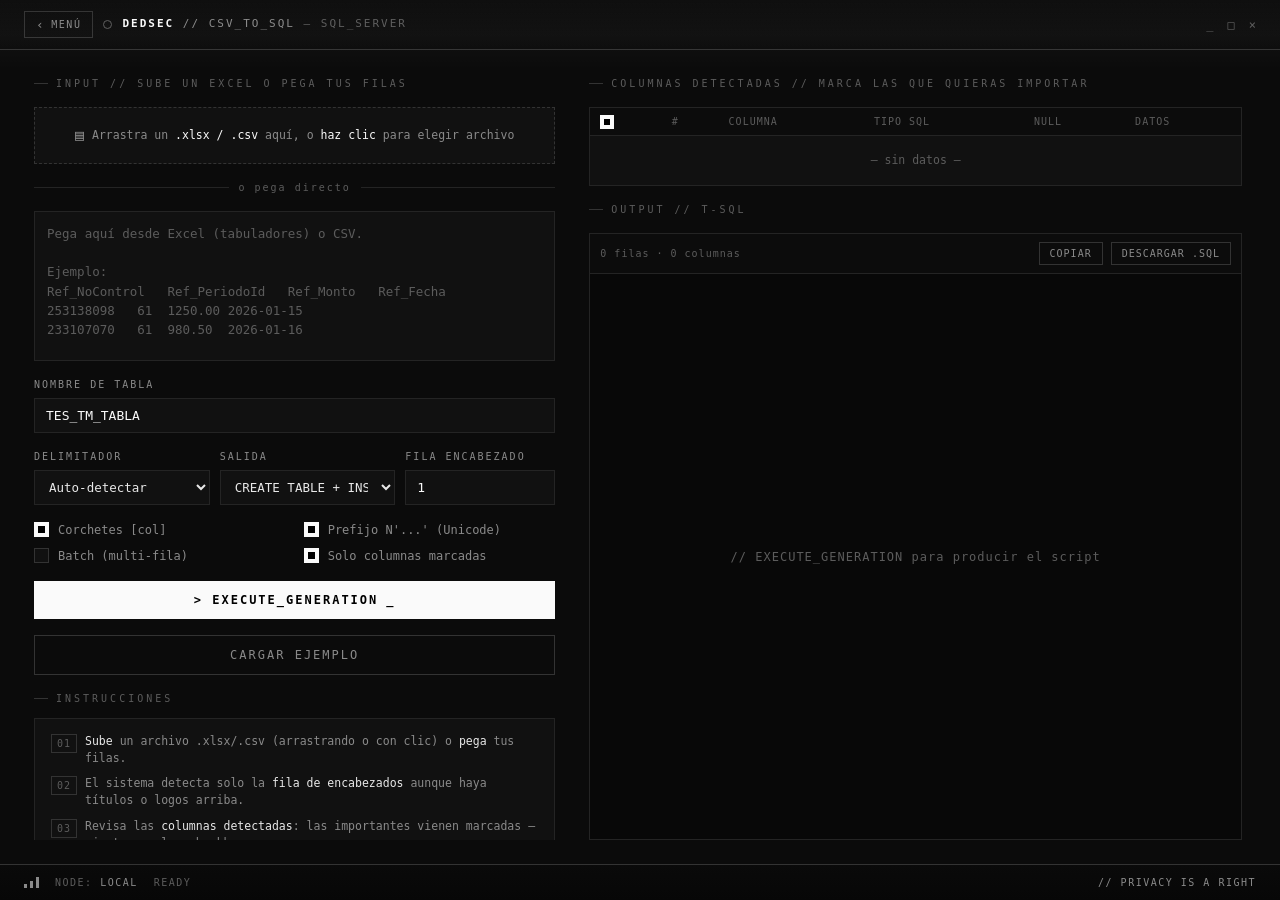
<file: csv_to_sql.html>
<!DOCTYPE html>
<html lang="es">
<head>
<meta charset="UTF-8">
<meta name="viewport" content="width=device-width, initial-scale=1.0">
<meta name="theme-color" content="#050505">
<title>DEDSEC // CSV_TO_SQL</title>
<script src="./xlsx.full.min.js"></script>
<style>
  :root{
    --bg:#050505;
    --panel:#0b0b0b;
    --panel-2:#111;
    --line:#242424;
    --line-2:#333;
    --txt:#e8e8e8;
    --dim:#8a8a8a;
    --dimmer:#5c5c5c;
    --hi:#fafafa;
    --accent:#d8d8d8;
    --ok:#cfcfcf;
    --mono:'JetBrains Mono',ui-monospace,'Cascadia Code','Consolas',monospace;
  }
  *{box-sizing:border-box;margin:0;padding:0}
  html,body{height:100%}
  body{
    background:var(--bg);
    color:var(--txt);
    font-family:var(--mono);
    font-size:13px;
    line-height:1.5;
    height:100vh;overflow:hidden;
    display:flex;flex-direction:column;
    -webkit-font-smoothing:antialiased;
    background-image:
      repeating-linear-gradient(0deg, rgba(255,255,255,.015) 0 1px, transparent 1px 3px);
  }
  ::selection{background:#2a2a2a;color:#fff}

  /* ---------- scrollbars DEDSEC ---------- */
  *{scrollbar-width:thin;scrollbar-color:#262626 #080808}
  *::-webkit-scrollbar{width:9px;height:9px}
  *::-webkit-scrollbar-track{background:#080808}
  *::-webkit-scrollbar-thumb{background:#222;border:1px solid #333}
  *::-webkit-scrollbar-thumb:hover{background:#3a3a3a}
  *::-webkit-scrollbar-corner{background:#080808}

  /* ---------- animaciones ---------- */
  @keyframes bootIn{from{opacity:0;transform:translateY(16px) scale(.994)}to{opacity:1;transform:none}}
  @keyframes fadeUp{from{opacity:0;transform:translateY(9px)}to{opacity:1;transform:none}}
  @keyframes rowIn{from{opacity:0;transform:translateX(-7px)}to{opacity:1;transform:none}}
  @keyframes scan{0%{transform:translateY(-70px)}100%{transform:translateY(100vh)}}
  @keyframes flick{0%,90%,100%{opacity:1}92%{opacity:.35}94%{opacity:1}96%{opacity:.6}}
  @keyframes glowPulse{0%,100%{box-shadow:inset 0 0 0 0 rgba(250,250,250,0)}50%{box-shadow:inset 0 0 22px 0 rgba(250,250,250,.09)}}
  @keyframes caret{50%{opacity:0}}
  @keyframes pop{0%{transform:scale(.9);opacity:.4}100%{transform:scale(1);opacity:1}}

  @media(prefers-reduced-motion:reduce){
    *,*::before,*::after{animation:none!important;transition:none!important}
  }

  .win{
    width:100%;flex:1;min-height:0;position:relative;overflow:hidden;
    background:var(--panel);
    display:flex;flex-direction:column;
    animation:bootIn .55s cubic-bezier(.2,.7,.2,1) both;
  }
  .win::after{
    content:"";position:absolute;left:0;right:0;top:0;height:70px;pointer-events:none;z-index:5;
    background:linear-gradient(rgba(255,255,255,0),rgba(255,255,255,.028),rgba(255,255,255,0));
    animation:scan 8s linear infinite;
  }

  /* title bar */
  .bar{
    display:flex;align-items:center;gap:10px;flex:none;
    padding:11px 24px;
    border-bottom:1px solid var(--line-2);
    background:linear-gradient(#0f0f0f,#0a0a0a);
    user-select:none;
  }
  .bar .dot{width:9px;height:9px;border:1px solid var(--dimmer);border-radius:50%}

  .backbtn{
    display:inline-flex;align-items:center;gap:6px;
    border:1px solid var(--line-2);background:transparent;
    color:var(--dim);font-family:var(--mono);font-size:10px;letter-spacing:1.5px;
    text-transform:uppercase;text-decoration:none;white-space:nowrap;
    padding:5px 11px;cursor:pointer;transition:color .15s,border-color .15s,background .15s;
  }
  .backbtn:hover{color:var(--hi);border-color:var(--dim);background:#131313}
  .backbtn:active{background:#1a1a1a}
  .backbtn .arw{font-size:13px;line-height:1}
  .bar .title{
    font-size:11px;letter-spacing:2px;color:var(--dim);
    text-transform:uppercase;
  }
  .bar .title b{color:var(--hi);font-weight:700;animation:flick 7s infinite}
  .bar .win-ctl{margin-left:auto;display:flex;gap:14px;color:var(--dimmer);font-size:12px}

  .body{
    flex:1;min-height:0;
    display:grid;grid-template-columns:minmax(400px,1fr) 1.25fr;
    gap:30px;padding:26px 34px 24px;
    overflow:hidden;
  }
  @media(max-width:960px){
    body{height:auto;overflow:auto}
    .win{height:auto;flex:none;min-height:100vh;overflow:visible}
    .body{display:flex;flex-direction:column;overflow:visible;padding:20px;gap:22px}
    .col{display:contents}          /* promueve los bloques a hijos del body */
    .out{flex:none;min-height:300px}
    .schema-wrap{max-height:none}
    .instr{order:99}                /* instrucciones siempre hasta abajo */
  }
  @media(max-width:560px){
    .bar{padding:10px 14px;gap:8px}
    .bar .title{font-size:10px;letter-spacing:1px}
    .bar .title span{display:none}      /* oculta "— sql_server" */
    .bar .win-ctl{gap:11px}
    .body{padding:14px;gap:18px}
    .row{flex-direction:column}
    .row .field{flex:1 1 auto!important} /* vence el flex inline de "Fila encabezado" */
    .opts{grid-template-columns:1fr}
    .minirow{flex-direction:column}
    .drop{padding:14px;font-size:11px}
    .out{min-height:260px}
    .out pre{font-size:11px;padding:12px}
    #schema{font-size:11px}
    #schema th,#schema td{padding:5px 7px}
    #schema th{font-size:9px;letter-spacing:0}
    .fillbar{width:32px}
    .steps{padding:12px 14px}
    .steps li{padding-left:30px}
    .status{padding:9px 14px;gap:10px 12px;flex-wrap:wrap;font-size:9px}
    .status .motto{margin-left:auto}
    .btn{padding:13px;font-size:11px}
  }
  @media(max-width:380px){
    .status .motto{display:none}
    .copybar{flex-wrap:wrap;gap:6px}
    .copybar .meta{flex-basis:100%}
    .backbtn{padding:5px 8px;font-size:9px;letter-spacing:1px}
  }

  .col{display:flex;flex-direction:column;gap:16px;min-width:0;min-height:0;overflow-y:auto;padding-right:4px;animation:fadeUp .55s ease both}
  .body>.col:nth-child(2){animation-delay:.13s}

  .eyebrow{
    font-size:10px;letter-spacing:3px;color:var(--dimmer);
    text-transform:uppercase;display:flex;align-items:center;gap:8px;
  }
  .eyebrow::before{content:"";width:14px;height:1px;background:var(--line-2)}

  textarea{
    width:100%;min-height:150px;resize:none;
    background:var(--panel-2);color:var(--txt);
    border:1px solid var(--line);
    font-family:var(--mono);font-size:12.5px;line-height:1.55;
    padding:12px;outline:none;
    white-space:pre;overflow-x:auto;overflow-y:auto;tab-size:4;
    transition:border-color .15s,box-shadow .15s;
  }
  textarea:focus{border-color:var(--line-2);background:#0d0d0d;box-shadow:inset 0 0 0 1px #1c1c1c}
  textarea::placeholder{color:var(--dimmer)}

  .field{display:flex;flex-direction:column;gap:6px}
  label.lbl{font-size:10px;letter-spacing:2px;color:var(--dim);text-transform:uppercase}
  input[type=text]{
    background:var(--panel-2);color:var(--hi);
    border:1px solid var(--line);
    font-family:var(--mono);font-size:13px;
    padding:9px 11px;outline:none;
  }
  input[type=text]:focus{border-color:var(--line-2)}

  select{
    background:var(--panel-2);color:var(--txt);
    border:1px solid var(--line);
    font-family:var(--mono);font-size:12.5px;
    padding:8px 10px;outline:none;cursor:pointer;
  }

  .opts{display:grid;grid-template-columns:1fr 1fr;gap:8px 18px}
  .chk{display:flex;align-items:center;gap:9px;cursor:pointer;font-size:12px;color:var(--dim);user-select:none}
  .chk input{appearance:none;width:15px;height:15px;border:1px solid var(--line-2);background:var(--panel-2);cursor:pointer;position:relative;flex:none}
  .chk input:checked{background:var(--hi);border-color:var(--hi)}
  .chk input:checked::after{content:"";position:absolute;inset:3px;background:#000}
  .chk:hover{color:var(--txt)}

  .row{display:flex;gap:10px;flex-wrap:wrap}
  .row>*{flex:1;min-width:120px}

  .btn{
    width:100%;
    background:var(--hi);color:#000;
    border:none;font-family:var(--mono);font-weight:700;
    font-size:12px;letter-spacing:2px;text-transform:uppercase;
    padding:12px;cursor:pointer;
    display:flex;align-items:center;justify-content:center;gap:8px;
    transition:filter .12s;
  }
  .btn:hover{filter:brightness(.85)}
  .btn:active{filter:brightness(.7)}
  .btn:not(.ghost){position:relative;animation:glowPulse 3.4s ease-in-out infinite}
  .btn:not(.ghost)::before{
    content:"";position:absolute;inset:0;pointer-events:none;
    background:linear-gradient(120deg,transparent 30%,rgba(0,0,0,.08) 50%,transparent 70%);
    transform:translateX(-120%);transition:transform .5s;
  }
  .btn:not(.ghost):hover::before{transform:translateX(120%)}
  .btn .cur{animation:caret 1s steps(1) infinite}
  .btn .cur{animation:blink 1s steps(1) infinite}
  @keyframes blink{50%{opacity:0}}

  .btn.ghost{background:transparent;color:var(--dim);border:1px solid var(--line-2);font-weight:400}
  .btn.ghost:hover{color:var(--hi);border-color:var(--dim);filter:none}

  /* schema table */
  .schema-wrap{border:1px solid var(--line);background:var(--panel-2);max-height:32vh;overflow:auto;flex:none}
  table{width:100%;border-collapse:collapse;font-size:11.5px}
  th,td{text-align:left;padding:6px 10px;border-bottom:1px solid var(--line)}
  th{color:var(--dimmer);font-weight:400;letter-spacing:1px;text-transform:uppercase;font-size:10px;position:sticky;top:0;background:#0c0c0c}
  td{color:var(--txt)}
  td.type{color:var(--hi)}
  td.null{color:var(--dimmer)}
  tr:last-child td{border-bottom:none}
  #schema tbody tr{animation:rowIn .32s ease both}
  .out pre{animation:fadeUp .3s ease both}
  .mini:active{transform:scale(.94)}

  .out{
    position:relative;
    background:#080808;border:1px solid var(--line);
    flex:1;min-height:220px;
    display:flex;flex-direction:column;
  }
  .out pre{
    padding:16px;overflow:auto;flex:1;min-height:0;
    font-size:12px;line-height:1.6;white-space:pre;color:var(--txt);
  }
  .out .empty{flex:1;display:flex;align-items:center;justify-content:center;
    color:var(--dimmer);text-align:center;font-size:12px;letter-spacing:1px}
  .k{color:var(--hi);font-weight:700}   /* keyword */
  .s{color:#9fbf9f}                     /* string */
  .n{color:#c9b98f}                     /* number */
  .c{color:var(--dimmer)}               /* comment */
  .id{color:#a9c7d8}                    /* identifier */

  .copybar{display:flex;gap:8px;align-items:center;padding:8px 10px;border-bottom:1px solid var(--line);background:#0c0c0c}
  .copybar .meta{font-size:10px;color:var(--dimmer);letter-spacing:1px;margin-right:auto}
  .mini{
    background:transparent;border:1px solid var(--line-2);color:var(--dim);
    font-family:var(--mono);font-size:10px;letter-spacing:1px;text-transform:uppercase;
    padding:5px 10px;cursor:pointer;
  }
  .mini:hover{color:var(--hi);border-color:var(--dim)}

  /* status bar */
  .status{
    display:flex;align-items:center;gap:16px;flex:none;
    padding:10px 24px;border-top:1px solid var(--line-2);
    background:linear-gradient(#0a0a0a,#070707);
    font-size:10px;letter-spacing:1.5px;color:var(--dimmer);text-transform:uppercase;
  }
  .status .sig{display:flex;gap:3px;align-items:flex-end;height:11px}
  .status .sig i{width:3px;background:var(--dim);display:block}
  .status .sig i:nth-child(1){height:4px}
  .status .sig i:nth-child(2){height:7px}
  .status .sig i:nth-child(3){height:11px}
  .status .motto{margin-left:auto;color:var(--dim)}
  .status .warn{color:#d8b48a}

  .hint{font-size:10.5px;color:var(--dimmer);line-height:1.6}
  .hint b{color:var(--dim);font-weight:400}

  .steps{list-style:none;counter-reset:s;display:flex;flex-direction:column;gap:8px;
    border:1px solid var(--line);background:var(--panel-2);padding:14px 16px}
  .steps li{counter-increment:s;position:relative;padding-left:34px;
    font-size:11.5px;color:var(--dim);line-height:1.5}
  .steps li::before{content:"0" counter(s);position:absolute;left:0;top:1px;
    color:var(--dimmer);font-size:10px;letter-spacing:1px;
    border:1px solid var(--line-2);padding:1px 5px}
  .steps li b{color:var(--txt);font-weight:400}
  .steps kbd{border:1px solid var(--line-2);background:#000;color:var(--hi);
    padding:0 5px;font-family:var(--mono);font-size:10px}

  .instr{display:flex;flex-direction:column;gap:12px}

  /* ---------- drop zone excel ---------- */
  .drop{
    border:1px dashed var(--line-2);background:var(--panel-2);
    padding:16px;text-align:center;font-size:11.5px;color:var(--dim);
    cursor:pointer;transition:border-color .15s,background .15s,color .15s;
    display:flex;align-items:center;justify-content:center;gap:8px;flex-wrap:wrap;
  }
  .drop:hover{border-color:var(--dim);color:var(--txt);background:#0e0e0e}
  .drop.over{border-color:var(--hi);color:var(--hi);background:#131313}
  .drop b{color:var(--hi);font-weight:400}
  .drop .ic{font-size:15px;color:var(--dim)}
  .drop .file{color:var(--hi);font-weight:400}

  .divider{display:flex;align-items:center;gap:10px;color:var(--dimmer);font-size:10px;letter-spacing:2px}
  .divider::before,.divider::after{content:"";flex:1;height:1px;background:var(--line)}

  /* sheet + header-row controls */
  .minirow{display:flex;gap:10px;align-items:end;flex-wrap:wrap}
  .minirow .field{flex:1;min-width:120px}
  input[type=number]{
    background:var(--panel-2);color:var(--hi);border:1px solid var(--line);
    font-family:var(--mono);font-size:13px;padding:9px 11px;outline:none;width:100%;
  }
  input[type=number]:focus{border-color:var(--line-2)}

  /* column selector table */
  td.chkcell{width:34px;text-align:center}
  td.chkcell input,th.chkcell input{
    appearance:none;width:14px;height:14px;border:1px solid var(--line-2);
    background:var(--panel-2);cursor:pointer;position:relative;vertical-align:middle;
  }
  td.chkcell input:checked,th.chkcell input:checked{background:var(--hi);border-color:var(--hi)}
  td.chkcell input:checked::after,th.chkcell input:checked::after{content:"";position:absolute;inset:3px;background:#000}
  tr.off{opacity:.4}
  tr.off td.type,tr.off td.name{color:var(--dim)}
  .fillbar{display:inline-block;width:44px;height:6px;background:#1a1a1a;border:1px solid var(--line-2);vertical-align:middle;position:relative}
  .fillbar i{position:absolute;left:0;top:0;bottom:0;background:var(--dim)}
  td.name{color:var(--txt)}
</style>
</head>
<body>
<div class="win">

  <div class="bar">
    <a href="index.html" class="backbtn" title="Volver al menú"><span class="arw">‹</span> menú</a>
    <span class="dot"></span>
    <span class="title"><b>DEDSEC</b> // csv_to_sql <span style="color:var(--dimmer)">— sql_server</span></span>
    <span class="win-ctl"><span>_</span><span>&#9633;</span><span>&#215;</span></span>
  </div>

  <div class="body">

    <!-- INPUT COLUMN -->
    <div class="col">
      <div class="eyebrow">input // sube un excel o pega tus filas</div>

      <div class="drop" id="drop">
        <span class="ic">▤</span>
        <span id="dropmsg">Arrastra un <b>.xlsx / .csv</b> aquí, o <b>haz clic</b> para elegir archivo</span>
        <input type="file" id="file" accept=".xlsx,.xls,.csv,.tsv" hidden>
      </div>

      <div class="divider">o pega directo</div>

      <textarea id="data" spellcheck="false" placeholder="Pega aquí desde Excel (tabuladores) o CSV.&#10;&#10;Ejemplo:&#10;Ref_NoControl	Ref_PeriodoId	Ref_Monto	Ref_Fecha&#10;253138098	61	1250.00	2026-01-15&#10;233107070	61	980.50	2026-01-16"></textarea>

      <div class="minirow" id="sheetrow" style="display:none">
        <div class="field">
          <label class="lbl" for="sheet">Hoja del libro</label>
          <select id="sheet"></select>
        </div>
      </div>

      <div class="field">
        <label class="lbl" for="tabla">Nombre de tabla</label>
        <input type="text" id="tabla" value="TES_TM_TABLA" spellcheck="false" autocomplete="off">
      </div>

      <div class="row">
        <div class="field">
          <label class="lbl" for="delim">Delimitador</label>
          <select id="delim">
            <option value="auto">Auto-detectar</option>
            <option value="\t">Tabulador (Excel)</option>
            <option value=",">Coma (,)</option>
            <option value=";">Punto y coma (;)</option>
            <option value="|">Pipe (|)</option>
          </select>
        </div>
        <div class="field">
          <label class="lbl" for="modo">Salida</label>
          <select id="modo">
            <option value="both">CREATE TABLE + INSERTs</option>
            <option value="insert">Solo INSERTs</option>
            <option value="values">Solo VALUES</option>
          </select>
        </div>
        <div class="field" style="flex:0 0 150px">
          <label class="lbl" for="hdrrow">Fila encabezado</label>
          <input type="number" id="hdrrow" min="0" value="1" title="Fila donde están los nombres de columna (0 = sin encabezado)">
        </div>
      </div>

      <div class="opts">
        <label class="chk"><input type="checkbox" id="brk" checked> Corchetes [col]</label>
        <label class="chk"><input type="checkbox" id="nprefix" checked> Prefijo N'...' (Unicode)</label>
        <label class="chk"><input type="checkbox" id="batch"> Batch (multi-fila)</label>
        <label class="chk"><input type="checkbox" id="onlykeep" checked> Solo columnas marcadas</label>
      </div>

      <button class="btn" id="run">&gt; execute_generation <span class="cur">_</span></button>
      <button class="btn ghost" id="demo">cargar ejemplo</button>

      <div class="instr">
        <div class="eyebrow">instrucciones</div>
        <ol class="steps">
          <li><b>Sube</b> un archivo .xlsx/.csv (arrastrando o con clic) o <b>pega</b> tus filas.</li>
          <li>El sistema detecta solo la <b>fila de encabezados</b> aunque haya títulos o logos arriba.</li>
          <li>Revisa las <b>columnas detectadas</b>: las importantes vienen marcadas — ajusta con los checkboxes.</li>
          <li>Escribe el <b>nombre de la tabla</b> y ajusta las opciones si hace falta.</li>
          <li>Pulsa <b>EXECUTE_GENERATION</b> (o <kbd>Ctrl</kbd>+<kbd>Enter</kbd>) y <b>Copia</b> o <b>Descarga</b> el T-SQL.</li>
        </ol>

        <div class="hint">
          <b>Tip:</b> Al pegar desde Excel/SSMS se separa por tabulador automáticamente.
          Los tipos (INT, DECIMAL, DATE, BIT, NVARCHAR…) y NULL/NOT NULL se infieren por columna.
        </div>
      </div>
    </div>

    <!-- OUTPUT COLUMN -->
    <div class="col">
      <div class="eyebrow">columnas detectadas // marca las que quieras importar</div>
      <div class="schema-wrap">
        <table id="schema">
          <thead><tr>
            <th class="chkcell"><input type="checkbox" id="chkall" checked title="Marcar / desmarcar todas"></th>
            <th>#</th><th>Columna</th><th>Tipo SQL</th><th>Null</th><th>Datos</th>
          </tr></thead>
          <tbody><tr><td colspan="6" style="color:var(--dimmer);text-align:center;padding:16px">— sin datos —</td></tr></tbody>
        </table>
      </div>

      <div class="eyebrow">output // t-sql</div>
      <div class="out">
        <div class="copybar">
          <span class="meta" id="meta">0 filas · 0 columnas</span>
          <button class="mini" id="copy">Copiar</button>
          <button class="mini" id="dl">Descargar .sql</button>
        </div>
        <div class="empty" id="empty">// EXECUTE_GENERATION para producir el script</div>
        <pre id="out" style="display:none"></pre>
      </div>
    </div>

  </div>

  <div class="status">
    <span class="sig"><i></i><i></i><i></i></span>
    <span>NODE: <span style="color:var(--dim)">LOCAL</span></span>
    <span id="statmsg">READY</span>
    <span class="motto">// PRIVACY IS A RIGHT</span>
  </div>

</div>

<script>
(function(){
  "use strict";
  const $ = id => document.getElementById(id);

  /* ---------- parsing ---------- */
  function detectDelim(text){
    const first = (text.split(/\r?\n/).find(l=>l.trim()!=="")||"");
    const counts = {"\t":(first.match(/\t/g)||[]).length,
                    ",":(first.match(/,/g)||[]).length,
                    ";":(first.match(/;/g)||[]).length,
                    "|":(first.match(/\|/g)||[]).length};
    let best="\t",max=-1;
    for(const d in counts){ if(counts[d]>max){max=counts[d];best=d;} }
    return max>0?best:"\t";
  }

  function parseLine(line,delim){
    const out=[]; let cur="",q=false;
    for(let i=0;i<line.length;i++){
      const ch=line[i];
      if(q){
        if(ch==='"'){ if(line[i+1]==='"'){cur+='"';i++;} else q=false; }
        else cur+=ch;
      }else{
        if(ch==='"') q=true;
        else if(ch===delim){ out.push(cur); cur=""; }
        else cur+=ch;
      }
    }
    out.push(cur);
    return out;
  }

  function parse(text,delim){
    const rows=text.replace(/\r\n/g,"\n").replace(/\r/g,"\n").split("\n")
                   .filter(l=>l.trim()!=="");
    return rows.map(l=>parseLine(l,delim).map(c=>c.trim()));
  }

  /* ---------- type inference (SQL Server) ---------- */
  function inferType(values){
    const nn = values.filter(v=>v!==null && v!==undefined && v.trim()!=="");
    const nullable = nn.length < values.length || nn.length===0;
    if(nn.length===0) return {sql:"NVARCHAR(255)",nullable:true};

    const all = f => nn.every(f);

    if(all(v=>/^(0|1|true|false)$/i.test(v.trim())))
      return {sql:"BIT",nullable};

    if(all(v=>/^-?\d+$/.test(v.trim()))){
      const inInt = all(v=>{ const n=Number(v.trim()); return n>=-2147483648 && n<=2147483647; });
      return {sql: inInt?"INT":"BIGINT", nullable};
    }

    if(all(v=>/^-?\d+(\.\d+)?$/.test(v.trim()))){
      let scale=0,prec=0;
      nn.forEach(v=>{
        const t=v.trim().replace("-","").replace(/^0+(?=\d)/,"");
        const p=t.split(".");
        const intD=(p[0]||"0").length||1;
        const sc=p[1]?p[1].length:0;
        scale=Math.max(scale,sc);
        prec=Math.max(prec,intD+sc);
      });
      prec=Math.min(Math.max(prec,scale+1),38);
      return {sql:`DECIMAL(${prec}, ${scale})`,nullable};
    }

    if(all(v=>/^\d{4}-\d{2}-\d{2}$/.test(v.trim())))
      return {sql:"DATE",nullable};

    if(all(v=>/^\d{4}-\d{2}-\d{2}[ T]\d{2}:\d{2}(:\d{2}(\.\d+)?)?$/.test(v.trim())))
      return {sql:"DATETIME",nullable};

    const maxLen = nn.reduce((m,v)=>Math.max(m,v.length),0);
    if(maxLen>4000) return {sql:"NVARCHAR(MAX)",nullable};
    const size = maxLen<=50?50:maxLen<=100?100:maxLen<=255?255:maxLen<=500?500:maxLen<=1000?1000:4000;
    return {sql:`NVARCHAR(${size})`,nullable};
  }

  function isNumericType(t){ return /^(INT|BIGINT|DECIMAL|BIT)/.test(t); }

  function sanitizeCol(name,i){
    let n=(name||"").trim().replace(/[^\w]/g,"_");
    if(!n) n="Columna"+(i+1);
    if(/^\d/.test(n)) n="_"+n;
    return n;
  }

  /* ---------- value formatting ---------- */
  function fmtValue(raw,type,useN){
    if(raw===null||raw===undefined||raw.trim()==="") return "NULL";
    const t=type.sql;
    if(t==="BIT"){ const v=raw.trim().toLowerCase(); return (v==="1"||v==="true")?"1":"0"; }
    if(/^(INT|BIGINT|DECIMAL)/.test(t)) return raw.trim();
    const esc=raw.replace(/'/g,"''");
    return (useN?"N":"")+"'"+esc+"'";
  }

  function qId(name,useBracket){ return useBracket?`[${name}]`:name; }

  /* ---------- estado ---------- */
  const state = { grid:[], dataRows:[], columns:[], hasData:false, source:"text", wb:null };
  let lastSql="";

  function esc(s){ return String(s).replace(/&/g,"&amp;").replace(/</g,"&lt;").replace(/>/g,"&gt;"); }

  function parseTextToGrid(){
    const raw=$("data").value;
    if(!raw.trim()) return [];
    let delim=$("delim").value;
    if(delim==="auto") delim=detectDelim(raw);
    else if(delim==="\\t") delim="\t";
    return parse(raw,delim);
  }

  /* ---------- detección de fila de encabezado ---------- */
  function detectHeaderRow(grid){
    const limit=Math.min(grid.length,20);
    let best=0,bestScore=-1;
    for(let r=0;r<limit;r++){
      const cells=(grid[r]||[]).map(c=>String(c).trim());
      const nonEmpty=cells.filter(c=>c!=="").length;
      if(nonEmpty<2) continue;
      const textCells=cells.filter(c=>c!=="" && !/^-?\d+(\.\d+)?$/.test(c) && c.length<=45).length;
      const next=(grid[r+1]||[]).map(c=>String(c).trim());
      const nextNon=next.filter(c=>c!=="").length;
      const follow=nextNon>=Math.max(2,nonEmpty*0.5)?3:0;
      const score=nonEmpty + textCells*2 + follow;
      if(score>bestScore){ bestScore=score; best=r; }
    }
    return best;
  }

  /* ---------- construir columnas + auto-marcar importantes ---------- */
  function buildColumns(){
    const grid=state.grid;
    const hv=parseInt($("hdrrow").value,10);
    const hr=(isNaN(hv)||hv<1)?-1:Math.min(hv-1,grid.length-1);
    const header=hr>=0?(grid[hr]||[]):[];
    const dataRows=grid.slice(hr>=0?hr+1:0);
    let nCols=header.length;
    dataRows.forEach(r=>{ if(r.length>nCols) nCols=r.length; });

    const cols=[];
    for(let i=0;i<nCols;i++){
      const rawName=hr>=0?String(header[i]==null?"":header[i]).trim():"";
      const values=dataRows.map(r=>{ const v=r[i]; return (v==null)?"":String(v); });
      const filled=values.filter(v=>v.trim()!=="").length;
      const fill=dataRows.length?filled/dataRows.length:0;
      const type=inferType(values);
      const name=sanitizeCol(rawName,i);
      const hasName=rawName!=="";
      // "importante" = tiene nombre y buen llenado
      const keep = hasName ? fill>=0.4 : false;
      cols.push({idx:i,name,rawName,hasName,values,fill,type,keep});
    }
    // si ninguna quedó importante, marca las que al menos tengan datos o nombre
    if(cols.length && !cols.some(c=>c.keep)) cols.forEach(c=>{ if(c.fill>0||c.hasName) c.keep=true; });

    state.columns=cols;
    state.dataRows=dataRows;
    state.hasData=dataRows.length>0 && nCols>0;
  }

  /* ---------- ingesta ---------- */
  function ingestText(autoHeader){
    const grid=parseTextToGrid();
    state.grid=grid; state.source="text";
    if(!grid.length){ state.hasData=false; state.columns=[]; renderColumns(); generate(); return; }
    if(autoHeader){ const hr=detectHeaderRow(grid); $("hdrrow").value=hr+1; }
    buildColumns(); renderColumns(); generate();
  }

  /* ---------- generación T-SQL desde columnas marcadas ---------- */
  function generate(){
    const onlyKeep=$("onlykeep").checked;
    const cols=state.columns.filter(c=>onlyKeep?c.keep:true);
    const dataRows=state.dataRows;

    if(!state.hasData || !cols.length){
      lastSql="";
      $("meta").textContent="0 filas · 0 columnas";
      $("out").style.display="none"; $("empty").style.display="flex";
      return;
    }

    const useBracket=$("brk").checked;
    const useN=$("nprefix").checked;
    const batch=$("batch").checked;
    const mode=$("modo").value;
    const table=($("tabla").value.trim()||"TES_TM_TABLA");
    const tId=qId(table,useBracket);
    const colList=cols.map(c=>qId(c.name,useBracket)).join(", ");
    const nRows=dataRows.length;

    const rowVals = r => cols.map(c=>fmtValue(c.values[r],c.type,useN)).join(", ");

    const lines=[];
    lines.push(`-- ============================================================`);
    lines.push(`-- Generado por DEDSEC // csv_to_sql`);
    lines.push(`-- Tabla: ${table}   ·   ${nRows} fila(s) · ${cols.length} columna(s)`);
    lines.push(`-- ============================================================`);
    lines.push("");

    if(mode==="both"){
      const w=Math.max(...cols.map(c=>qId(c.name,useBracket).length));
      lines.push(`CREATE TABLE ${tId} (`);
      const defs=cols.map(c=>{
        const id=qId(c.name,useBracket).padEnd(w);
        const nul=c.type.nullable?"NULL":"NOT NULL";
        return `    ${id}  ${c.type.sql}  ${nul}`;
      });
      lines.push(defs.join(",\n"));
      lines.push(");");
      lines.push("");
      lines.push("GO");
      lines.push("");
    }

    if(mode==="both"||mode==="insert"){
      if(batch){
        const CH=1000;
        for(let s=0;s<nRows;s+=CH){
          lines.push(`INSERT INTO ${tId} (${colList}) VALUES`);
          const chunk=[];
          for(let r=s;r<Math.min(s+CH,nRows);r++) chunk.push(`    (${rowVals(r)})`);
          lines.push(chunk.join(",\n")+";");
          lines.push("");
        }
      }else{
        for(let r=0;r<nRows;r++) lines.push(`INSERT INTO ${tId} (${colList}) VALUES (${rowVals(r)});`);
        lines.push("");
      }
    }

    if(mode==="values"){
      const vals=[];
      for(let r=0;r<nRows;r++) vals.push(`(${rowVals(r)})`);
      lines.push(vals.join(",\n")+";");
    }

    lastSql=lines.join("\n");
    $("meta").textContent=`${nRows} filas · ${cols.length} columnas`;
    $("out").innerHTML=highlight(lastSql);
    $("out").style.display="block";
    $("out").style.animation="none"; void $("out").offsetHeight; $("out").style.animation="";
    $("empty").style.display="none";
    setStatus(`OK · ${nRows} FILAS · ${cols.length} COLS`,false);
  }

  /* ---------- highlight ---------- */
  const KW=/\b(CREATE|TABLE|INSERT|INTO|VALUES|NULL|NOT|GO|INT|BIGINT|DECIMAL|BIT|DATE|DATETIME|NVARCHAR|MAX)\b/g;
  function highlight(sql){
    // line-by-line: comments first
    return sql.split("\n").map(line=>{
      if(/^\s*--/.test(line)) return `<span class="c">${esc(line)}</span>`;
      let h=esc(line);
      // strings N'...' or '...'
      h=h.replace(/N?'(?:[^']|'')*'/g, m=>`<span class="s">${m}</span>`);
      // keywords (avoid inside already-tagged spans — simple approach)
      h=h.replace(KW, m=>`<span class="k">${m}</span>`);
      // bracket identifiers
      h=h.replace(/\[[^\]]+\]/g, m=>`<span class="id">${m}</span>`);
      // bare numbers
      h=h.replace(/(?<![\w>])(-?\d+(?:\.\d+)?)(?![\w<])/g, m=>`<span class="n">${m}</span>`);
      return h;
    }).join("\n");
  }

  /* ---------- render selector de columnas ---------- */
  function renderColumns(){
    const tb=$("schema").querySelector("tbody");
    if(!state.columns.length){
      tb.innerHTML=`<tr><td colspan="6" style="color:var(--dimmer);text-align:center;padding:16px">— sin datos —</td></tr>`;
      $("chkall").checked=false; $("chkall").indeterminate=false;
      return;
    }
    const brk=$("brk").checked;
    tb.innerHTML=state.columns.map((c,i)=>{
      const pct=Math.round(c.fill*100);
      return `<tr class="${c.keep?'':'off'}" style="animation-delay:${i*40}ms">`+
        `<td class="chkcell"><input type="checkbox" ${c.keep?'checked':''} data-col="${i}"></td>`+
        `<td style="color:var(--dimmer)">${String(i+1).padStart(2,"0")}</td>`+
        `<td class="name">${esc(qId(c.name,brk))}</td>`+
        `<td class="type">${c.type.sql}</td>`+
        `<td class="null">${c.type.nullable?"NULL":"NOT NULL"}</td>`+
        `<td><span class="fillbar"><i style="width:${pct}%"></i></span> <span style="color:var(--dimmer);font-size:10px">${pct}%</span></td>`+
      `</tr>`;
    }).join("");
    tb.querySelectorAll("input[data-col]").forEach(cb=>{
      cb.addEventListener("change",()=>{
        const i=+cb.getAttribute("data-col");
        state.columns[i].keep=cb.checked;
        cb.closest("tr").classList.toggle("off",!cb.checked);
        syncChkAll();
        generate();
      });
    });
    syncChkAll();
  }

  function syncChkAll(){
    const all=state.columns.length>0 && state.columns.every(c=>c.keep);
    const some=state.columns.some(c=>c.keep);
    const el=$("chkall");
    el.checked=all; el.indeterminate=some&&!all;
  }

  function setStatus(msg,warn){ const el=$("statmsg"); el.textContent=msg; el.className=warn?"warn":""; }

  function run(){
    if($("data").value.trim()){ ingestText(false); }
    else if(state.hasData){ generate(); }
    else { setStatus("SIN DATOS",true); }
  }

  /* ---------- auto-grow textarea ---------- */
  function autoGrow(){
    const t=$("data");
    const cap=Math.round(window.innerHeight*0.42);
    t.style.height="auto";
    t.style.height=Math.min(cap,Math.max(150,t.scrollHeight+2))+"px";
  }
  window.addEventListener("resize",autoGrow);

  /* ---------- events ---------- */
  $("run").addEventListener("click",run);
  $("data").addEventListener("input",autoGrow);
  $("data").addEventListener("paste",()=>setTimeout(()=>{ autoGrow(); state.source="text"; ingestText(true); },0));

  // texto: al cambiar el textarea marca la fuente como texto
  $("data").addEventListener("input",()=>{ if($("data").value.trim()) state.source="text"; });

  // recalcular al cambiar opciones que afectan el resultado
  $("hdrrow").addEventListener("input",()=>{ if(state.grid.length){ buildColumns(); renderColumns(); generate(); } });
  $("delim").addEventListener("change",()=>{ if(state.source==="text" && $("data").value.trim()) ingestText(false); });
  ["modo","brk","nprefix","batch","onlykeep"].forEach(id=>{
    $(id).addEventListener("change",()=>{ if(id==="brk") renderColumns(); generate(); });
  });
  $("tabla").addEventListener("input",()=>{ if(state.hasData) generate(); });

  // marcar / desmarcar todas
  $("chkall").addEventListener("change",()=>{
    const v=$("chkall").checked;
    state.columns.forEach(c=>c.keep=v);
    renderColumns(); generate();
  });

  /* ---------- carga de Excel / CSV ---------- */
  function populateSheets(wb){
    const sel=$("sheet");
    sel.innerHTML=wb.SheetNames.map(n=>`<option>${esc(n)}</option>`).join("");
    $("sheetrow").style.display = wb.SheetNames.length>1 ? "flex" : "none";
  }

  function loadSheet(name){
    const ws=state.wb.Sheets[name];
    if(!ws){ setStatus("HOJA VACÍA",true); return; }
    const aoa=XLSX.utils.sheet_to_json(ws,{header:1,defval:"",blankrows:false,raw:false,dateNF:"yyyy-mm-dd"});
    const grid=aoa.map(r=>(r||[]).map(c=>c==null?"":String(c)));
    state.grid=grid; state.source="excel"; state.hasData=grid.length>0;
    const hr=detectHeaderRow(grid);
    $("hdrrow").value=hr+1;
    buildColumns(); renderColumns(); generate();
  }

  function handleFile(file){
    if(!file) return;
    const nm=file.name.toLowerCase();
    setStatus("LEYENDO: "+file.name.toUpperCase(),false);

    // CSV/TSV → al textarea (usa el parser de texto)
    if(nm.endsWith(".csv")||nm.endsWith(".tsv")){
      const rd=new FileReader();
      rd.onload=e=>{
        $("data").value=e.target.result;
        $("dropmsg").innerHTML=`Archivo: <span class="file">${esc(file.name)}</span>`;
        autoGrow(); state.source="text"; ingestText(true);
        setStatus("CSV CARGADO: "+file.name.toUpperCase(),false);
      };
      rd.onerror=()=>setStatus("ERROR AL LEER CSV",true);
      rd.readAsText(file,"utf-8");
      return;
    }

    // XLSX/XLS → SheetJS
    if(typeof XLSX==="undefined"){
      setStatus("FALTA xlsx.full.min.js EN LA CARPETA",true);
      $("dropmsg").innerHTML=`No se encontró <b>xlsx.full.min.js</b> — colócalo junto a este archivo`;
      return;
    }
    const rd=new FileReader();
    rd.onload=e=>{
      try{
        const wb=XLSX.read(new Uint8Array(e.target.result),{type:"array",cellDates:true,dateNF:"yyyy-mm-dd"});
        state.wb=wb;
        populateSheets(wb);
        $("sheet").value=wb.SheetNames[0];
        loadSheet(wb.SheetNames[0]);
        $("dropmsg").innerHTML=`Archivo: <span class="file">${esc(file.name)}</span>`;
        setStatus("EXCEL CARGADO: "+file.name.toUpperCase(),false);
      }catch(err){ console.error(err); setStatus("ERROR AL LEER EL EXCEL",true); }
    };
    rd.onerror=()=>setStatus("ERROR AL LEER EL ARCHIVO",true);
    rd.readAsArrayBuffer(file);
  }

  $("sheet").addEventListener("change",()=>loadSheet($("sheet").value));
  $("file").addEventListener("change",e=>{ handleFile(e.target.files[0]); e.target.value=""; });

  const drop=$("drop");
  drop.addEventListener("click",()=>$("file").click());
  ["dragenter","dragover"].forEach(ev=>drop.addEventListener(ev,e=>{ e.preventDefault(); drop.classList.add("over"); }));
  ["dragleave","drop"].forEach(ev=>drop.addEventListener(ev,e=>{ e.preventDefault(); drop.classList.remove("over"); }));
  drop.addEventListener("drop",e=>{ const f=e.dataTransfer.files&&e.dataTransfer.files[0]; if(f) handleFile(f); });

  $("copy").addEventListener("click",()=>{
    if(!lastSql){ setStatus("NADA QUE COPIAR",true); return; }
    navigator.clipboard.writeText(lastSql).then(()=>{
      const b=$("copy"); const t=b.textContent; b.textContent="Copiado ✓";
      setStatus("COPIADO AL PORTAPAPELES",false);
      setTimeout(()=>b.textContent=t,1400);
    }).catch(()=>setStatus("ERROR AL COPIAR",true));
  });

  $("dl").addEventListener("click",()=>{
    if(!lastSql){ setStatus("NADA QUE DESCARGAR",true); return; }
    const name=($("tabla").value.trim()||"script")+".sql";
    const blob=new Blob(["\ufeff"+lastSql],{type:"text/plain;charset=utf-8"});
    const a=document.createElement("a");
    a.href=URL.createObjectURL(blob); a.download=name; a.click();
    URL.revokeObjectURL(a.href);
    setStatus("DESCARGADO: "+name,false);
  });

  $("demo").addEventListener("click",()=>{
    $("data").value=
`Ref_NoControl\tRef_PeriodoId\tRef_Monto\tRef_Pagado\tRef_Fecha\tRef_Concepto
253138098\t61\t1250.00\t1\t2026-01-15\tReinscripción
233107070\t61\t980.50\t0\t2026-01-16\tReinscripción
209134077\t61\t1250.00\t1\t2026-01-16\tCurso especial`;
    $("tabla").value="TES_TM_PAGOS_PORTAL";
    $("dropmsg").innerHTML=`Arrastra un <b>.xlsx / .csv</b> aquí, o <b>haz clic</b> para elegir archivo`;
    $("sheetrow").style.display="none";
    autoGrow(); state.source="text"; ingestText(true);
  });

  // Ctrl+Enter para ejecutar
  $("data").addEventListener("keydown",e=>{
    if((e.ctrlKey||e.metaKey)&&e.key==="Enter"){ e.preventDefault(); run(); }
  });
})();
</script>
</body>
</html>
</file>
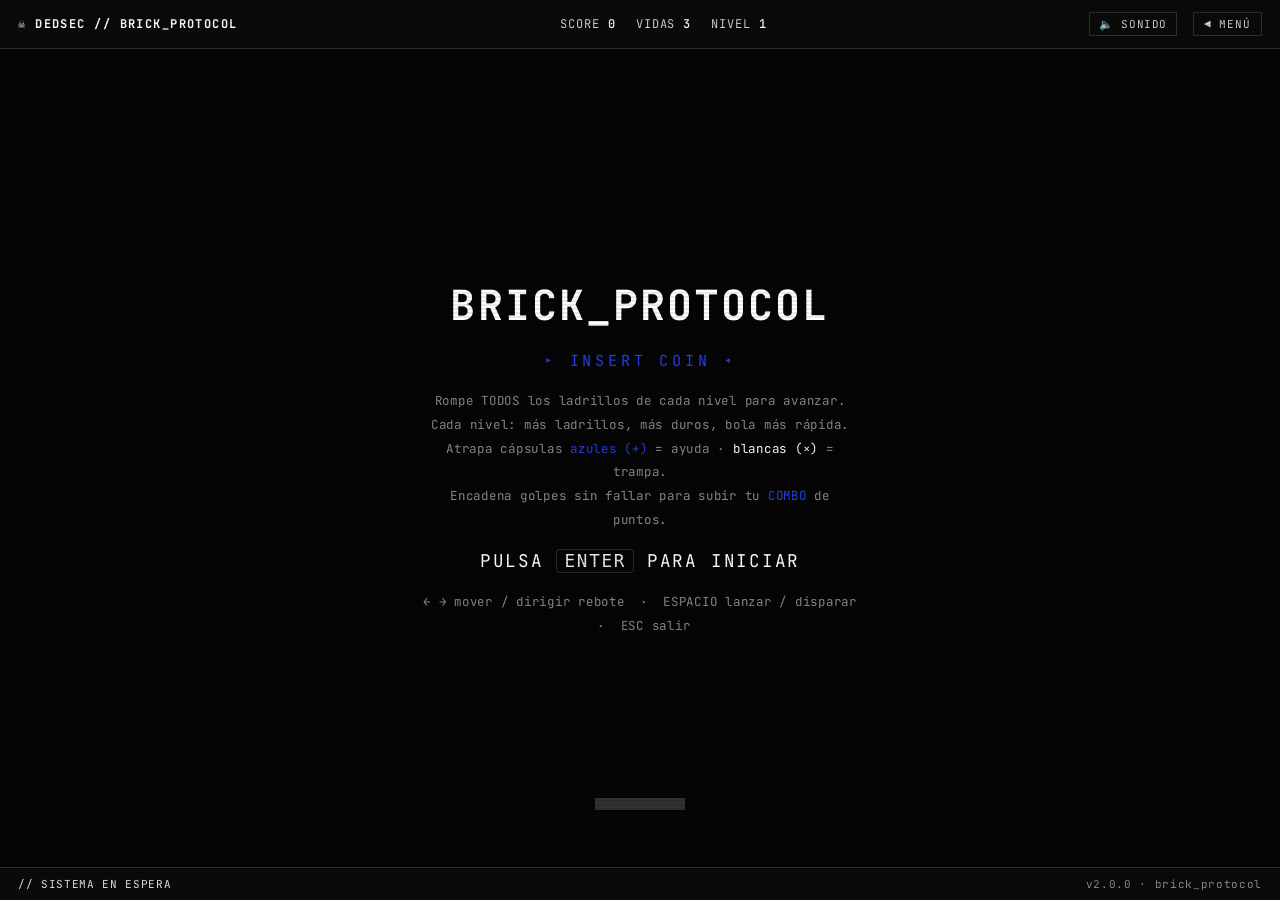
<file: game.html>
<!DOCTYPE html>
<html lang="es">
<head>
<meta charset="UTF-8">
<meta name="viewport" content="width=device-width, initial-scale=1.0">
<title>DEDSEC://BRICK_PROTOCOL</title>
<link rel="manifest" href="manifest.json">
<meta name="theme-color" content="#050505">
<link href="https://fonts.googleapis.com/css2?family=JetBrains+Mono:wght@400;500;700&display=swap" rel="stylesheet">
<style>
:root{
  --white:#FFFFFF; --t1:#E5E5E5; --t2:#CFCFCF; --t3:#8A8A8A; --t4:#5A5A5A;
  --bg0:#050505; --bg1:#0A0A0A; --line:rgba(255,255,255,.15); --line-soft:rgba(255,255,255,.08);
  --sel:#2540ea; --mono:'JetBrains Mono',monospace;
}
*{margin:0;padding:0;box-sizing:border-box;}
html,body{height:100%;}
body{background:var(--bg0); color:var(--t2); font-family:var(--mono); height:100vh; overflow:hidden; display:flex; flex-direction:column;}
body::before{content:''; position:fixed; inset:0; z-index:500; pointer-events:none; opacity:.3;
  background:repeating-linear-gradient(0deg,transparent,transparent 2px,rgba(0,0,0,.3) 2px,rgba(0,0,0,.3) 4px);}
.topbar{display:flex; justify-content:space-between; align-items:center; padding:12px 18px;
  border-bottom:1px solid var(--line); background:var(--bg1); font-size:12px; letter-spacing:.08em; flex-shrink:0;}
.topbar .brand{ color:var(--white); letter-spacing:.12em; font-weight:700; }
.topbar .stats{ display:flex; gap:20px; color:var(--t2); }
.topbar .stats b{ color:var(--white); font-weight:500; }
.back-btn{background:transparent; border:1px solid var(--line); color:var(--t2); font-family:var(--mono);
  font-size:11px; letter-spacing:.08em; padding:4px 10px; cursor:pointer; text-transform:uppercase; transition:all .15s;}
.back-btn:hover{ background:var(--white); color:var(--bg0); border-color:var(--white); }
.stage{ flex:1; display:flex; align-items:center; justify-content:center; position:relative; min-height:0; }
#game{ background:var(--bg0); display:block; max-width:100%; max-height:100%; }

.screen{position:absolute; inset:0; display:flex; flex-direction:column; align-items:center; justify-content:center;
  gap:18px; text-align:center; background:rgba(5,5,5,.82); z-index:10;}
.screen.hidden{ display:none; }
.screen h1{ color:var(--white); font-size:clamp(1.6rem,5vw,2.6rem); letter-spacing:.05em; }
.screen .coin{ color:var(--sel); font-size:.95rem; letter-spacing:.25em; animation:blink 1s steps(1) infinite; text-transform:uppercase; }
.screen p{ color:var(--t3); font-size:.78rem; letter-spacing:.06em; line-height:1.9; max-width:440px; }
.screen .big{ color:var(--white); font-size:1.1rem; letter-spacing:.1em; }
.screen kbd{ border:1px solid var(--line); border-radius:3px; padding:1px 7px; color:var(--t1); }
@keyframes blink{ 50%{opacity:0;} }

/* ── Transición de nivel (NO bloquea el juego: pointer-events none, semitransparente) ── */
.lvlup{position:absolute; inset:0; z-index:20; pointer-events:none; display:flex;
  align-items:center; justify-content:center; opacity:0; transition:opacity .25s;}
.lvlup.show{ opacity:1; }
.lvlup .panel{ width:min(86%,420px); border:1px solid var(--line); background:rgba(8,8,8,.86);
  padding:24px 26px; text-align:center; box-shadow:0 0 40px rgba(255,255,255,.06); }
.lvlup .lu-title{ color:var(--white); font-size:14px; letter-spacing:.18em; animation:glitchT .25s steps(2) infinite; }
.lvlup .lu-sub{ color:var(--t3); font-size:11px; letter-spacing:.15em; margin-top:6px; }
.lvlup .lu-bar{ height:6px; border:1px solid var(--line); margin:16px 0 10px; overflow:hidden; }
.lvlup .lu-fill{ height:100%; width:0%; background:var(--sel); }
.lvlup.run .lu-fill{ width:100%; }
.lvlup .lu-log{ font-size:10px; color:var(--t4); letter-spacing:.06em; line-height:1.7; text-align:left; min-height:3.5em; white-space:pre; }
@keyframes glitchT{ 0%{transform:translate(0);} 50%{transform:translate(-1px,1px);} 100%{transform:translate(1px,-1px);} }

.footer{display:flex; justify-content:space-between; padding:9px 18px; border-top:1px solid var(--line);
  background:var(--bg1); font-size:11px; color:var(--t3); letter-spacing:.06em; flex-shrink:0;}
.fx-banner{ color:var(--t1); }

/* ── HUD pop: feedback visual al cambiar score/vidas/combo ── */
.topbar .stats b{ display:inline-block; transition:color .12s, transform .12s; }
.topbar .stats b.pop{ transform:scale(1.35); }
.topbar .stats b.pop-good{ color:var(--sel); }
.topbar .stats b.pop-bad{ color:#ff4d4d; }
.combo-wrap{ display:flex; align-items:center; gap:6px; }
.combo-wrap b{ color:var(--sel); }
.combo-wrap.hidden{ display:none; }

/* ── Mute toggle ── */
.mute-btn{ background:transparent; border:1px solid var(--line); color:var(--t2); font-family:var(--mono);
  font-size:11px; letter-spacing:.05em; padding:4px 9px; cursor:pointer; transition:all .15s; margin-right:8px; }
.mute-btn:hover{ background:var(--white); color:var(--bg0); border-color:var(--white); }

/* ── Tabla de high scores ── */
.scores-box{ border:1px solid var(--line); padding:10px 16px; text-align:left; min-width:220px;
  font-size:.72rem; letter-spacing:.05em; color:var(--t3); max-height:160px; overflow-y:auto; }
.scores-box .sb-title{ color:var(--t1); letter-spacing:.15em; margin-bottom:8px; font-size:.7rem; }
.scores-box .sb-row{ display:flex; justify-content:space-between; padding:2px 0; }
.scores-box .sb-row.new{ color:var(--sel); }
.scores-box .sb-row span:first-child{ color:var(--t2); }

@media (prefers-reduced-motion:reduce){ *{animation:none!important;} }
</style>
</head>
<body>

<div class="topbar">
  <span class="brand">&#9760; DEDSEC // BRICK_PROTOCOL</span>
  <span class="stats">
    <span>SCORE <b id="score">0</b></span>
    <span class="combo-wrap hidden" id="combo-wrap">COMBO <b id="combo">x1</b></span>
    <span>VIDAS <b id="lives">3</b></span>
    <span>NIVEL <b id="level">1</b></span>
  </span>
  <span>
    <button class="mute-btn" id="mute-btn" onclick="toggleMute()">&#128264; SONIDO</button>
    <button class="back-btn" onclick="location.href='index.html'">&#9664; MENÚ</button>
  </span>
</div>

<div class="stage">
  <canvas id="game" width="600" height="760"></canvas>

  <div class="screen" id="start-screen">
    <h1>BRICK_PROTOCOL</h1>
    <div class="coin">&#9656; INSERT COIN &#9666;</div>
    <p>Rompe TODOS los ladrillos de cada nivel para avanzar.<br>
       Cada nivel: más ladrillos, más duros, bola más rápida.<br>
       Atrapa cápsulas <span style="color:var(--sel)">azules (+)</span> = ayuda · <span style="color:var(--white)">blancas (×)</span> = trampa.<br>
       Encadena golpes sin fallar para subir tu <span style="color:var(--sel)">COMBO</span> de puntos.</p>
    <div class="big">PULSA <kbd>ENTER</kbd> PARA INICIAR</div>
    <p>← → mover / dirigir rebote &nbsp;·&nbsp; ESPACIO lanzar / disparar &nbsp;·&nbsp; ESC salir</p>
  </div>

  <div class="screen hidden" id="over-screen">
    <h1>SYSTEM BREACH</h1>
    <p>Conexión perdida.</p>
    <div class="big">SCORE: <span id="final-score">0</span> &nbsp;·&nbsp; NIVEL <span id="final-level">1</span></div>
    <div class="scores-box" id="scores-box">
      <div class="sb-title">// TOP_SCORES.LOG</div>
      <div id="scores-list"></div>
    </div>
    <div class="coin">PULSA <kbd>ENTER</kbd> PARA REINTENTAR</div>
  </div>

  <!-- Transición animada entre niveles (no bloquea el juego) -->
  <div class="lvlup" id="lvlup">
    <div class="panel">
      <div class="lu-title">// SISTEMA EN ACTUALIZACIÓN</div>
      <div class="lu-sub" id="lu-sub">CARGANDO NIVEL 2</div>
      <div class="lu-bar"><div class="lu-fill" id="lu-fill"></div></div>
      <div class="lu-log" id="lu-log"></div>
    </div>
  </div>
</div>

<div class="footer">
  <span class="fx-banner" id="fx-banner">// SISTEMA EN ESPERA</span>
  <span>v2.0.0 · brick_protocol</span>
</div>

<script>
/* ═══════════════════════════════════════════════════════════════════
   DEDSEC // BRICK_PROTOCOL  —  Breakout por niveles (formación quieta)
   ───────────────────────────────────────────────────────────────────
   ESCALABLE:
   · BRICK_TYPES → registro de tipos de ladrillo (datos).
   · EFFECTS     → registro de efectos de cápsulas.
   · buildLevel(n) → compone el nivel n; la dificultad sube por fórmula.
   La transición entre niveles es un overlay NO bloqueante: el bucle
   sigue corriendo, la paleta y la bola permanecen interactivas.
   ═══════════════════════════════════════════════════════════════════ */

const canvas = document.getElementById('game');
const ctx = canvas.getContext('2d');
const W = canvas.width, H = canvas.height;
const FONT = 'JetBrains Mono, monospace';

const css = getComputedStyle(document.documentElement);
const COL = {
  white: css.getPropertyValue('--white').trim() || '#fff',
  t1: css.getPropertyValue('--t1').trim() || '#e5e5e5',
  t2: css.getPropertyValue('--t2').trim() || '#cfcfcf',
  t3: css.getPropertyValue('--t3').trim() || '#8a8a8a',
  t4: css.getPropertyValue('--t4').trim() || '#5a5a5a',
  sel: css.getPropertyValue('--sel').trim() || '#2540ea',
  line: 'rgba(255,255,255,.15)'
};

/* ── REGISTRO DE LADRILLOS ── */
const BRICK_TYPES = {
  normal: { glyph:'▓', hp:1, points:10, color:COL.t2,    drop:null   },
  weak:   { glyph:'#', hp:1, points:5,  color:COL.t4,    drop:null   },
  tough:  { glyph:'█', hp:3, points:40, color:COL.white, drop:null   },
  bonus:  { glyph:'+', hp:1, points:25, color:COL.sel,   drop:'good' },
  hazard: { glyph:'☠', hp:1, points:25, color:COL.white, drop:'bad'  }
};

/* ── REGISTRO DE EFECTOS ── */
const EFFECTS = {
  WIDE:   { kind:'good', label:'PALETA ANCHA',  duration:12000, apply(){ paddle.targetW = paddle.baseW*1.7; }, revert(){ paddle.targetW = paddle.baseW; } },
  SLOW:   { kind:'good', label:'BOLA LENTA',    duration:10000, apply(){ ballSpeedMul = 0.65; }, revert(){ ballSpeedMul = 1; } },
  MULTI:  { kind:'good', label:'MULTI-BOLA',    duration:0,     apply(){ spawnExtraBalls(2); } },
  LIFE:   { kind:'good', label:'+1 VIDA',       duration:0,     apply(){ lives++; popHUD('lives','good'); updateHUD(); } },
  STICKY: { kind:'good', label:'PALETA ADHESIVA', duration:14000, apply(){ paddle.sticky = true; }, revert(){ paddle.sticky = false; } },
  LASER:  { kind:'good', label:'CAÑÓN LÁSER',   duration:8000,  apply(){ paddle.laser = true; }, revert(){ paddle.laser = false; } },
  SHRINK: { kind:'bad',  label:'PALETA REDUCIDA', duration:10000, apply(){ paddle.targetW = paddle.baseW*0.6; }, revert(){ paddle.targetW = paddle.baseW; } },
  FAST:   { kind:'bad',  label:'BOLA RÁPIDA',   duration:9000,  apply(){ ballSpeedMul = 1.55; }, revert(){ ballSpeedMul = 1; } },
  INVERT: { kind:'bad',  label:'CONTROLES INVERTIDOS', duration:8000, apply(){ invertCtrl = true; }, revert(){ invertCtrl = false; } }
};
const GOOD_FX = Object.keys(EFFECTS).filter(k => EFFECTS[k].kind === 'good');
const BAD_FX  = Object.keys(EFFECTS).filter(k => EFFECTS[k].kind === 'bad');

/* ── GEOMETRÍA ── */
const COLS = 10;
const CELL_W = W / COLS;
const CELL_H = 30;
const TOP_MARGIN = 60;
const PADDLE_Y = H - 40;
const TRANSITION_MS = 1900;
const COMBO_WINDOW_MS = 2600;     // tiempo sin tocar paleta para mantener el combo
const MAX_COMBO_MUL = 5;
const HIGHSCORES_KEY = 'dedsec_brick_protocol_scores';
const MAX_SCORES = 8;

/* ── ESTADO ── */
let bricks, balls, capsules, score, lives, level;
let paddle, ballSpeed, ballSpeedMul, invertCtrl, activeTimers, fxBannerTimer;
let state = 'start';            // start | playing | transition | over
let transitionEnd = 0, luLogTimer = null;
const keys = {};

/* ── ESTADO: combo, partículas, shake, lásers, audio ── */
let combo = 1, lastBrickHitAt = 0;
let particles = [];
let shake = { t:0, dur:0, mag:0 };
let lasers = [];
let popFx = [];
let muted = false;
let audioCtx = null;

function resetGame(){
  capsules = []; score = 0; lives = 3; level = 1;
  ballSpeedMul = 1; invertCtrl = false; activeTimers = [];
  paddle = { baseW:90, w:90, targetW:90, h:12, x:W/2-45, speed:7, sticky:false, laser:false, flashT:0, flashDur:0, flashColor:'#fff' };
  combo = 1; lastBrickHitAt = 0;
  particles = []; lasers = []; popFx = []; shake = { t:0, dur:0, mag:0 };
  buildLevel(level);
  resetBall();
  updateHUD();
  updateComboHUD();
}

function resetBall(){
  balls = [{ x:W/2, y:PADDLE_Y-16, r:6, vx:0, vy:0, stuck:true, trail:[] }];
}
function spawnExtraBalls(n){
  const base = balls[0] || { x:W/2, y:PADDLE_Y-16 };
  for (let i=0;i<n;i++){
    const ang = (-0.5 - Math.random())*Math.PI;
    balls.push({ x:base.x, y:base.y, r:6, vx:Math.cos(ang)*ballSpeed, vy:Math.sin(ang)*ballSpeed, stuck:false, trail:[] });
  }
}

/* ── COMPOSICIÓN DE NIVEL (dificultad escalable por fórmula) ── */
function pickType(level, rowFromTop){
  // pesos que cambian con el nivel y con qué tan arriba está la fila
  const w = {
    normal: Math.max(20, 65 - level*5),
    weak:   12,
    tough:  Math.min(48, 6 + level*5) + rowFromTop*4,   // filas de arriba más duras
    bonus:  8,
    hazard: Math.min(22, 2 + level*2)
  };
  const total = Object.values(w).reduce((a,b)=>a+b,0);
  let r = Math.random()*total;
  for (const k in w){ r -= w[k]; if (r <= 0) return k; }
  return 'normal';
}

function buildLevel(lvl){
  bricks = [];
  const rows = Math.min(3 + lvl, 8);                 // más filas por nivel (tope 8)
  ballSpeed = Math.min(8.5, 4.2 + (lvl-1)*0.35);     // bola más rápida por nivel
  const now = performance.now();
  for (let row=0; row<rows; row++){
    for (let c=0; c<COLS; c++){
      if (Math.random() < 0.12) continue;            // algunos huecos
      const type = pickType(lvl, row);
      bricks.push({
        col:c, row:row,
        x: c*CELL_W, y: TOP_MARGIN + row*CELL_H,
        type:type, hp:BRICK_TYPES[type].hp,
        spawnAt: now + row*70                         // animación de aparición en cascada
      });
    }
  }
}

/* ── ENTRADA ── */
document.addEventListener('keydown', e => {
  keys[e.key] = true;
  if (e.key === 'Escape'){ location.href = 'index.html'; return; }
  if (e.key === 'Enter' && (state === 'start' || state === 'over')) start();
  if (e.key === ' '){ launch(); e.preventDefault(); }
  if (['ArrowLeft','ArrowRight',' '].includes(e.key)) e.preventDefault();
});
document.addEventListener('keyup', e => { keys[e.key] = false; });

function launch(){
  balls.forEach(b => { if (b.stuck){ b.stuck=false; b.vx=ballSpeed*0.5; b.vy=-ballSpeed; } });
  fireLaser();
}

/* ── AUDIO SINTÉTICO (Web Audio API, sin archivos externos) ── */
function ensureAudio(){
  if (!audioCtx){
    try { audioCtx = new (window.AudioContext||window.webkitAudioContext)(); }
    catch(e){ audioCtx = null; }
  }
  if (audioCtx && audioCtx.state === 'suspended') audioCtx.resume();
}
function beep({freq=440, dur=0.08, type='square', vol=0.06, slideTo=null, delay=0}={}){
  if (muted || !audioCtx) return;
  const t0 = audioCtx.currentTime + delay;
  const osc = audioCtx.createOscillator();
  const gain = audioCtx.createGain();
  osc.type = type;
  osc.frequency.setValueAtTime(freq, t0);
  if (slideTo) osc.frequency.exponentialRampToValueAtTime(Math.max(slideTo,1), t0+dur);
  gain.gain.setValueAtTime(vol, t0);
  gain.gain.exponentialRampToValueAtTime(0.0001, t0+dur);
  osc.connect(gain); gain.connect(audioCtx.destination);
  osc.start(t0); osc.stop(t0+dur+0.02);
}
function noiseBurst({dur=0.18, vol=0.08, delay=0}={}){
  if (muted || !audioCtx) return;
  const t0 = audioCtx.currentTime + delay;
  const bufferSize = Math.floor(audioCtx.sampleRate*dur);
  const buffer = audioCtx.createBuffer(1, bufferSize, audioCtx.sampleRate);
  const data = buffer.getChannelData(0);
  for (let i=0;i<bufferSize;i++) data[i] = (Math.random()*2-1)*(1-i/bufferSize);
  const src = audioCtx.createBufferSource(); src.buffer = buffer;
  const gain = audioCtx.createGain(); gain.gain.setValueAtTime(vol, t0);
  src.connect(gain); gain.connect(audioCtx.destination);
  src.start(t0);
}
const SFX = {
  hit(comboMul){ beep({freq:280+Math.min(comboMul,6)*40, dur:0.05, type:'square', vol:0.05}); },
  break(){ beep({freq:520, dur:0.07, type:'square', vol:0.06, slideTo:160}); },
  bounce(){ beep({freq:200, dur:0.04, type:'triangle', vol:0.04}); },
  capsuleGood(){ beep({freq:300, dur:0.09, type:'sawtooth', vol:0.05, slideTo:700}); },
  capsuleBad(){ beep({freq:500, dur:0.12, type:'sawtooth', vol:0.05, slideTo:90}); },
  laser(){ beep({freq:900, dur:0.06, type:'square', vol:0.04, slideTo:300}); },
  lifeLost(){ noiseBurst({dur:0.25, vol:0.08}); beep({freq:160,dur:0.3,type:'sawtooth',vol:0.05,slideTo:40}); },
  levelUp(){ beep({freq:300,dur:0.1,type:'square',vol:0.05,slideTo:600}); beep({freq:600,dur:0.12,type:'square',vol:0.05,delay:0.1}); },
  gameOver(){ noiseBurst({dur:0.4, vol:0.07}); beep({freq:200,dur:0.5,type:'sawtooth',vol:0.05,slideTo:30,delay:0.05}); }
};
function toggleMute(){
  muted = !muted;
  document.getElementById('mute-btn').textContent = muted ? '🔇 MUTE' : '🔊 SONIDO';
}

/* ── LÁSER (power-up CAÑÓN LÁSER) ── */
function fireLaser(){
  if (!paddle.laser) return;
  lasers.push({ x:paddle.x+paddle.w*0.25, y:PADDLE_Y, w:3, h:14, vy:-9 });
  lasers.push({ x:paddle.x+paddle.w*0.75, y:PADDLE_Y, w:3, h:14, vy:-9 });
  SFX.laser();
}

/* ── PARTÍCULAS (fragmentos glitch al romper ladrillos) ── */
function spawnParticles(x, y, color, n=8){
  for (let i=0;i<n;i++){
    const ang = Math.random()*Math.PI*2;
    const spd = 1.2 + Math.random()*2.6;
    particles.push({
      x, y, vx:Math.cos(ang)*spd, vy:Math.sin(ang)*spd,
      life:1, decay:0.025+Math.random()*0.02,
      size:2+Math.random()*3, color
    });
  }
}
function updateParticles(){
  for (let i=particles.length-1;i>=0;i--){
    const p = particles[i];
    p.x += p.vx; p.y += p.vy; p.vy += 0.06; p.life -= p.decay;
    if (p.life<=0) particles.splice(i,1);
  }
}
function drawParticles(){
  for (const p of particles){
    ctx.globalAlpha = Math.max(0, p.life);
    ctx.fillStyle = p.color;
    ctx.fillRect(p.x-p.size/2, p.y-p.size/2, p.size, p.size);
  }
  ctx.globalAlpha = 1;
}

/* ── SCREEN SHAKE ── */
function triggerShake(mag, dur){
  shake = { t:0, dur, mag };
}
function updateShake(){
  if (shake.t < shake.dur) shake.t += 16; // aprox. paso de frame
}
function getShakeOffset(){
  if (shake.t >= shake.dur) return {x:0,y:0};
  const decay = 1 - (shake.t/shake.dur);
  return {
    x: (Math.random()*2-1)*shake.mag*decay,
    y: (Math.random()*2-1)*shake.mag*decay
  };
}

/* ── POP DE RUPTURA (animación de salida del ladrillo) ── */
function spawnPop(x, y, glyph, color){
  popFx.push({ x, y, glyph, color, t:0, dur:180 });
}
function updatePops(){
  for (let i=popFx.length-1;i>=0;i--){ popFx[i].t += 16; if (popFx[i].t>=popFx[i].dur) popFx.splice(i,1); }
}
function drawPops(){
  ctx.textAlign='center'; ctx.textBaseline='middle'; ctx.font='20px '+FONT;
  for (const p of popFx){
    const k = p.t/p.dur;              // 0..1
    const scale = 1 + k*0.9;          // el glifo crece al romperse
    ctx.save();
    ctx.globalAlpha = Math.max(0, 1-k);
    ctx.translate(p.x, p.y); ctx.scale(scale, scale);
    ctx.fillStyle = k < 0.4 ? COL.white : p.color;   // destello blanco al inicio
    ctx.fillText(p.glyph, 0, 0);
    ctx.restore();
  }
  ctx.globalAlpha = 1;
}

/* ── FLASH DE LA PALETA (al atrapar cápsula) ── */
function triggerPaddleFlash(kind){
  paddle.flashT = 0; paddle.flashDur = 260;
  paddle.flashColor = (kind==='good') ? COL.sel : COL.white;
}

/* ── EFECTOS ── */
function applyEffect(name){
  const fx = EFFECTS[name]; if (!fx) return;
  fx.apply();
  showFx((fx.kind==='good'?'▸ ':'⚠ ') + fx.label);
  if (fx.kind==='good') SFX.capsuleGood(); else SFX.capsuleBad();
  triggerPaddleFlash(fx.kind);
  if (fx.duration>0 && fx.revert) activeTimers.push(setTimeout(fx.revert, fx.duration));
}
function showFx(text){
  const el = document.getElementById('fx-banner');
  el.textContent = '// ' + text;
  clearTimeout(fxBannerTimer);
  fxBannerTimer = setTimeout(()=>{ el.textContent='// SISTEMA EN ESPERA'; }, 2500);
}

/* ── COLISIONES ── */
function brickRect(b){ return { x:b.x+2, y:b.y+2, w:CELL_W-4, h:CELL_H-4 }; }
function registerComboHit(){
  const now = performance.now();
  if (now - lastBrickHitAt <= COMBO_WINDOW_MS) combo = Math.min(MAX_COMBO_MUL, combo+1);
  else combo = 1;
  lastBrickHitAt = now;
  updateComboHUD();
}
function hitBrick(idx){
  const b = bricks[idx]; b.hp--;
  const tp = BRICK_TYPES[b.type];
  const r = brickRect(b);
  registerComboHit();
  if (b.hp <= 0){
    const gained = tp.points * combo;
    score += gained;
    spawnPop(r.x+r.w/2, r.y+r.h/2, tp.glyph, tp.color);
    spawnParticles(r.x+r.w/2, r.y+r.h/2, tp.color, tp.hp>1?14:8);
    if (tp.hp>1 || tp.type==='hazard') triggerShake(tp.type==='hazard'?5:3, 140);
    SFX.break();
    const drop = tp.drop;
    if (drop){ capsules.push({ x:r.x+r.w/2, y:r.y+r.h/2, kind:drop }); }
    bricks.splice(idx,1);
    popHUD('score','good');
    updateHUD();
  } else {
    spawnParticles(r.x+r.w/2, r.y+r.h/2, tp.color, 3);
    SFX.hit(combo);
  }
}

/* ── TRANSICIÓN DE NIVEL (no bloqueante) ── */
function startTransition(){
  state = 'transition';
  transitionEnd = performance.now() + TRANSITION_MS;
  const ov = document.getElementById('lvlup');
  document.getElementById('lu-sub').textContent = 'CARGANDO NIVEL ' + (level+1);
  const fill = document.getElementById('lu-fill');
  fill.style.transition = 'none'; fill.style.width = '0%';
  ov.classList.add('show');
  requestAnimationFrame(()=>{                        // dispara la barra de carga
    fill.style.transition = 'width ' + TRANSITION_MS + 'ms linear';
    ov.classList.add('run');
  });
  // log "de sistema" que corre durante la actualización
  const log = document.getElementById('lu-log');
  const HEX = '0123456789ABCDEF';
  clearInterval(luLogTimer);
  luLogTimer = setInterval(()=>{
    let lines = '';
    for (let i=0;i<3;i++){
      let h=''; for (let j=0;j<18;j++) h += HEX[Math.floor(Math.random()*16)];
      lines += '> 0x'+h+'\n';
    }
    log.textContent = lines;
  }, 90);
}
function finishTransition(){
  level++;
  buildLevel(level);
  const ov = document.getElementById('lvlup');
  ov.classList.remove('show','run');
  clearInterval(luLogTimer);
  state = 'playing';
  updateHUD();
  showFx('NIVEL ' + level + ' INICIADO');
}

/* ── ACTUALIZAR ── */
function update(now){
  // paleta (se mueve incluso durante la transición → no se rompe la interacción)
  let left = keys['ArrowLeft']||keys['a'], right = keys['ArrowRight']||keys['d'];
  if (invertCtrl){ const t=left; left=right; right=t; }
  if (left)  paddle.x -= paddle.speed;
  if (right) paddle.x += paddle.speed;
  paddle.x = Math.max(0, Math.min(W-paddle.w, paddle.x));
  if (paddle.targetW !== undefined) paddle.w += (paddle.targetW - paddle.w) * 0.2;  // tween de ancho
  if (paddle.flashT < paddle.flashDur) paddle.flashT += 16;                          // decae el flash

  // bolas
  for (let i=balls.length-1;i>=0;i--){
    const ball = balls[i];
    if (ball.stuck){ ball.x = paddle.x+paddle.w/2; ball.y = PADDLE_Y-16; if (ball.trail) ball.trail.length=0; continue; }
    ball.x += ball.vx*ballSpeedMul; ball.y += ball.vy*ballSpeedMul;
    if (ball.trail){ ball.trail.push({x:ball.x,y:ball.y}); if (ball.trail.length>9) ball.trail.shift(); }
    if (ball.x-ball.r<0){ ball.x=ball.r; ball.vx*=-1; SFX.bounce(); }
    if (ball.x+ball.r>W){ ball.x=W-ball.r; ball.vx*=-1; SFX.bounce(); }
    if (ball.y-ball.r<0){ ball.y=ball.r; ball.vy*=-1; SFX.bounce(); }
    // paleta
    if (ball.vy>0 && ball.y+ball.r>=PADDLE_Y && ball.y-ball.r<PADDLE_Y+paddle.h &&
        ball.x>=paddle.x && ball.x<=paddle.x+paddle.w){
      ball.y = PADDLE_Y-ball.r;
      let hit = (ball.x-(paddle.x+paddle.w/2))/(paddle.w/2);   // -1..1
      // control fino: si mantienes ← o → al impactar, le agregas "inglés" extra al ángulo
      if (left)  hit = Math.max(-1, hit-0.25);
      if (right) hit = Math.min(1, hit+0.25);
      ball.vx = hit*ballSpeed*0.85;
      ball.vy = -Math.sqrt(Math.max(ballSpeed*ballSpeed - ball.vx*ball.vx, (ballSpeed*0.4)**2));
      SFX.bounce();
      if (paddle.sticky){ ball.stuck = true; ball.vx=0; ball.vy=0; }
    }
    // ladrillos
    for (let j=bricks.length-1;j>=0;j--){
      const r = brickRect(bricks[j]);
      if (ball.x+ball.r>r.x && ball.x-ball.r<r.x+r.w && ball.y+ball.r>r.y && ball.y-ball.r<r.y+r.h){
        const ox = Math.min(ball.x+ball.r-r.x, r.x+r.w-(ball.x-ball.r));
        const oy = Math.min(ball.y+ball.r-r.y, r.y+r.h-(ball.y-ball.r));
        if (ox<oy) ball.vx*=-1; else ball.vy*=-1;
        hitBrick(j); break;
      }
    }
    if (ball.y-ball.r>H) balls.splice(i,1);
  }

  if (balls.length===0){
    lives--; combo = 1; updateComboHUD();
    popHUD('lives','bad'); updateHUD();
    SFX.lifeLost();
    if (lives<=0){ gameOver(); return; }
    resetBall();
  }

  // láseres (power-up CAÑÓN LÁSER)
  for (let i=lasers.length-1;i>=0;i--){
    const lz = lasers[i]; lz.y += lz.vy;
    let hitSomething = false;
    for (let j=bricks.length-1;j>=0;j--){
      const r = brickRect(bricks[j]);
      if (lz.x>r.x && lz.x<r.x+r.w && lz.y>r.y && lz.y<r.y+r.h){
        hitBrick(j); hitSomething = true; break;
      }
    }
    if (hitSomething || lz.y<0) lasers.splice(i,1);
  }

  // cápsulas
  for (let i=capsules.length-1;i>=0;i--){
    const cap = capsules[i]; cap.y += 2.4;
    if (cap.y>=PADDLE_Y && cap.y<=PADDLE_Y+paddle.h+8 && cap.x>=paddle.x && cap.x<=paddle.x+paddle.w){
      const pool = cap.kind==='good'?GOOD_FX:BAD_FX;
      applyEffect(pool[Math.floor(Math.random()*pool.length)]);
      capsules.splice(i,1);
    } else if (cap.y>H){ capsules.splice(i,1); }
  }

  updateParticles();
  updateShake();
  updatePops();

  // ¿combo se enfrió por inactividad?
  if (combo>1 && performance.now()-lastBrickHitAt > COMBO_WINDOW_MS){ combo = 1; updateComboHUD(); }

  // ¿nivel completado? → transición (solo en juego normal)
  if (state==='playing' && bricks.length===0){ startTransition(); SFX.levelUp(); }
  // ¿terminó la transición? → entra el nuevo nivel
  if (state==='transition' && now>=transitionEnd) finishTransition();
}

/* ── DIBUJAR ── */
function draw(now){
  ctx.clearRect(0,0,W,H);
  ctx.save();
  const off = getShakeOffset();
  ctx.translate(off.x, off.y);

  ctx.textAlign='center'; ctx.textBaseline='middle'; ctx.font='20px '+FONT;
  for (const b of bricks){
    const r = brickRect(b), tp = BRICK_TYPES[b.type];
    // animación de aparición (fade + scale) en cascada
    const t = Math.min(1, Math.max(0, (now - b.spawnAt)/300));
    if (t<=0) continue;
    const dmg = tp.hp>1 ? (0.4 + 0.6*(b.hp/tp.hp)) : 1;
    ctx.globalAlpha = t*dmg;
    ctx.fillStyle = tp.color;
    ctx.fillText(tp.glyph, r.x+r.w/2, r.y+r.h/2);
  }
  ctx.globalAlpha = 1;
  // zona inferior
  ctx.strokeStyle = COL.line;
  ctx.beginPath(); ctx.moveTo(0,PADDLE_Y+paddle.h+6); ctx.lineTo(W,PADDLE_Y+paddle.h+6); ctx.stroke();
  // paleta (resalte si tiene power-up activo)
  if (paddle.flashT < paddle.flashDur){
    const fk = 1 - paddle.flashT/paddle.flashDur;
    ctx.save();
    ctx.shadowColor = paddle.flashColor; ctx.shadowBlur = 18*fk;
    ctx.fillStyle = paddle.flashColor;
    ctx.fillRect(paddle.x, PADDLE_Y, paddle.w, paddle.h);
    ctx.restore();
  } else {
    ctx.fillStyle = paddle.sticky ? COL.sel : COL.white;
    ctx.fillRect(paddle.x, PADDLE_Y, paddle.w, paddle.h);
  }
  if (paddle.laser){
    ctx.fillStyle = COL.sel;
    ctx.fillRect(paddle.x+paddle.w*0.25-2, PADDLE_Y-4, 4, 4);
    ctx.fillRect(paddle.x+paddle.w*0.75-2, PADDLE_Y-4, 4, 4);
  }
  // bolas
  for (const ball of balls){
    if (ball.trail){
      for (let i=0;i<ball.trail.length;i++){
        const seg = ball.trail[i];
        const a = (i+1)/ball.trail.length;       // el segmento más reciente es más opaco
        const sz = ball.r*2*a;
        ctx.globalAlpha = a*0.5;
        ctx.fillStyle = COL.sel;                  // estela en azul acento
        ctx.fillRect(seg.x-sz/2, seg.y-sz/2, sz, sz);
      }
      ctx.globalAlpha = 1;
    }
    ctx.fillStyle=COL.white; ctx.fillRect(ball.x-ball.r, ball.y-ball.r, ball.r*2, ball.r*2);
  }
  // láseres
  ctx.fillStyle = COL.sel;
  for (const lz of lasers){ ctx.fillRect(lz.x-lz.w/2, lz.y-lz.h, lz.w, lz.h); }
  // cápsulas
  ctx.font = '18px '+FONT;
  for (const cap of capsules){ ctx.fillStyle = cap.kind==='good'?COL.sel:COL.white; ctx.fillText(cap.kind==='good'?'+':'×', cap.x, cap.y); }
  // partículas
  drawParticles();
  drawPops();

  ctx.restore();
}

/* ── BUCLE ── */
function loop(now){
  if (state!=='playing' && state!=='transition') return;
  update(now);
  if (state!=='playing' && state!=='transition') return;
  draw(now);
  requestAnimationFrame(loop);
}

/* ── FLUJO ── */
function updateHUD(){
  document.getElementById('score').textContent = score;
  document.getElementById('lives').textContent = lives;
  document.getElementById('level').textContent = level;
}
function updateComboHUD(){
  const wrap = document.getElementById('combo-wrap');
  const el = document.getElementById('combo');
  el.textContent = 'x' + combo;
  if (combo > 1){ wrap.classList.remove('hidden'); popHUDEl(el, 'good'); }
  else wrap.classList.add('hidden');
}
function popHUDEl(el, kind){
  el.classList.remove('pop','pop-good','pop-bad');
  // forzar reflow para reiniciar la animación si ya estaba activa
  void el.offsetWidth;
  el.classList.add('pop', kind==='good' ? 'pop-good' : 'pop-bad');
  setTimeout(()=> el.classList.remove('pop','pop-good','pop-bad'), 220);
}
function popHUD(id, kind){ popHUDEl(document.getElementById(id), kind); }

/* ── HIGH SCORES (localStorage) ── */
function loadScores(){
  try { return JSON.parse(localStorage.getItem(HIGHSCORES_KEY)) || []; }
  catch(e){ return []; }
}
function saveScore(finalScore, finalLevel){
  const list = loadScores();
  list.push({ score:finalScore, level:finalLevel, at:Date.now() });
  list.sort((a,b)=> b.score-a.score);
  const trimmed = list.slice(0, MAX_SCORES);
  try { localStorage.setItem(HIGHSCORES_KEY, JSON.stringify(trimmed)); } catch(e){}
  return trimmed;
}
function renderScores(list, justAddedScore){
  const el = document.getElementById('scores-list');
  if (!list.length){ el.innerHTML = '<div class="sb-row"><span>// SIN REGISTROS</span></div>'; return; }
  let highlightedOnce = false;
  el.innerHTML = list.map((s,i)=>{
    const isNew = !highlightedOnce && s.score===justAddedScore;
    if (isNew) highlightedOnce = true;
    return `<div class="sb-row${isNew?' new':''}"><span>${String(i+1).padStart(2,'0')}. NIVEL ${s.level}</span><span>${s.score}</span></div>`;
  }).join('');
}

function start(){
  ensureAudio();
  document.getElementById('start-screen').classList.add('hidden');
  document.getElementById('over-screen').classList.add('hidden');
  document.getElementById('lvlup').classList.remove('show','run');
  resetGame();
  state = 'playing';
  showFx('PROTOCOLO INICIADO');
  requestAnimationFrame(loop);
}
function gameOver(){
  state = 'over';
  activeTimers.forEach(clearTimeout); clearInterval(luLogTimer);
  SFX.gameOver();
  document.getElementById('final-score').textContent = score;
  document.getElementById('final-level').textContent = level;
  const updated = saveScore(score, level);
  renderScores(updated, score);
  document.getElementById('over-screen').classList.remove('hidden');
}

/* vista previa de fondo bajo la pantalla de inicio */
(function preview(){
  paddle = { baseW:90, w:90, targetW:90, h:12, x:W/2-45, speed:7, sticky:false, laser:false, flashT:0, flashDur:0, flashColor:'#fff' };
  ballSpeed = 4.2; balls = []; capsules = []; particles = []; lasers = []; popFx = []; shake = {t:0,dur:0,mag:0};
  buildLevel(1);
  for (const b of bricks) b.spawnAt = -1;   // ya visibles
  draw(0);
})();
</script>
</body>
</html>
</file>
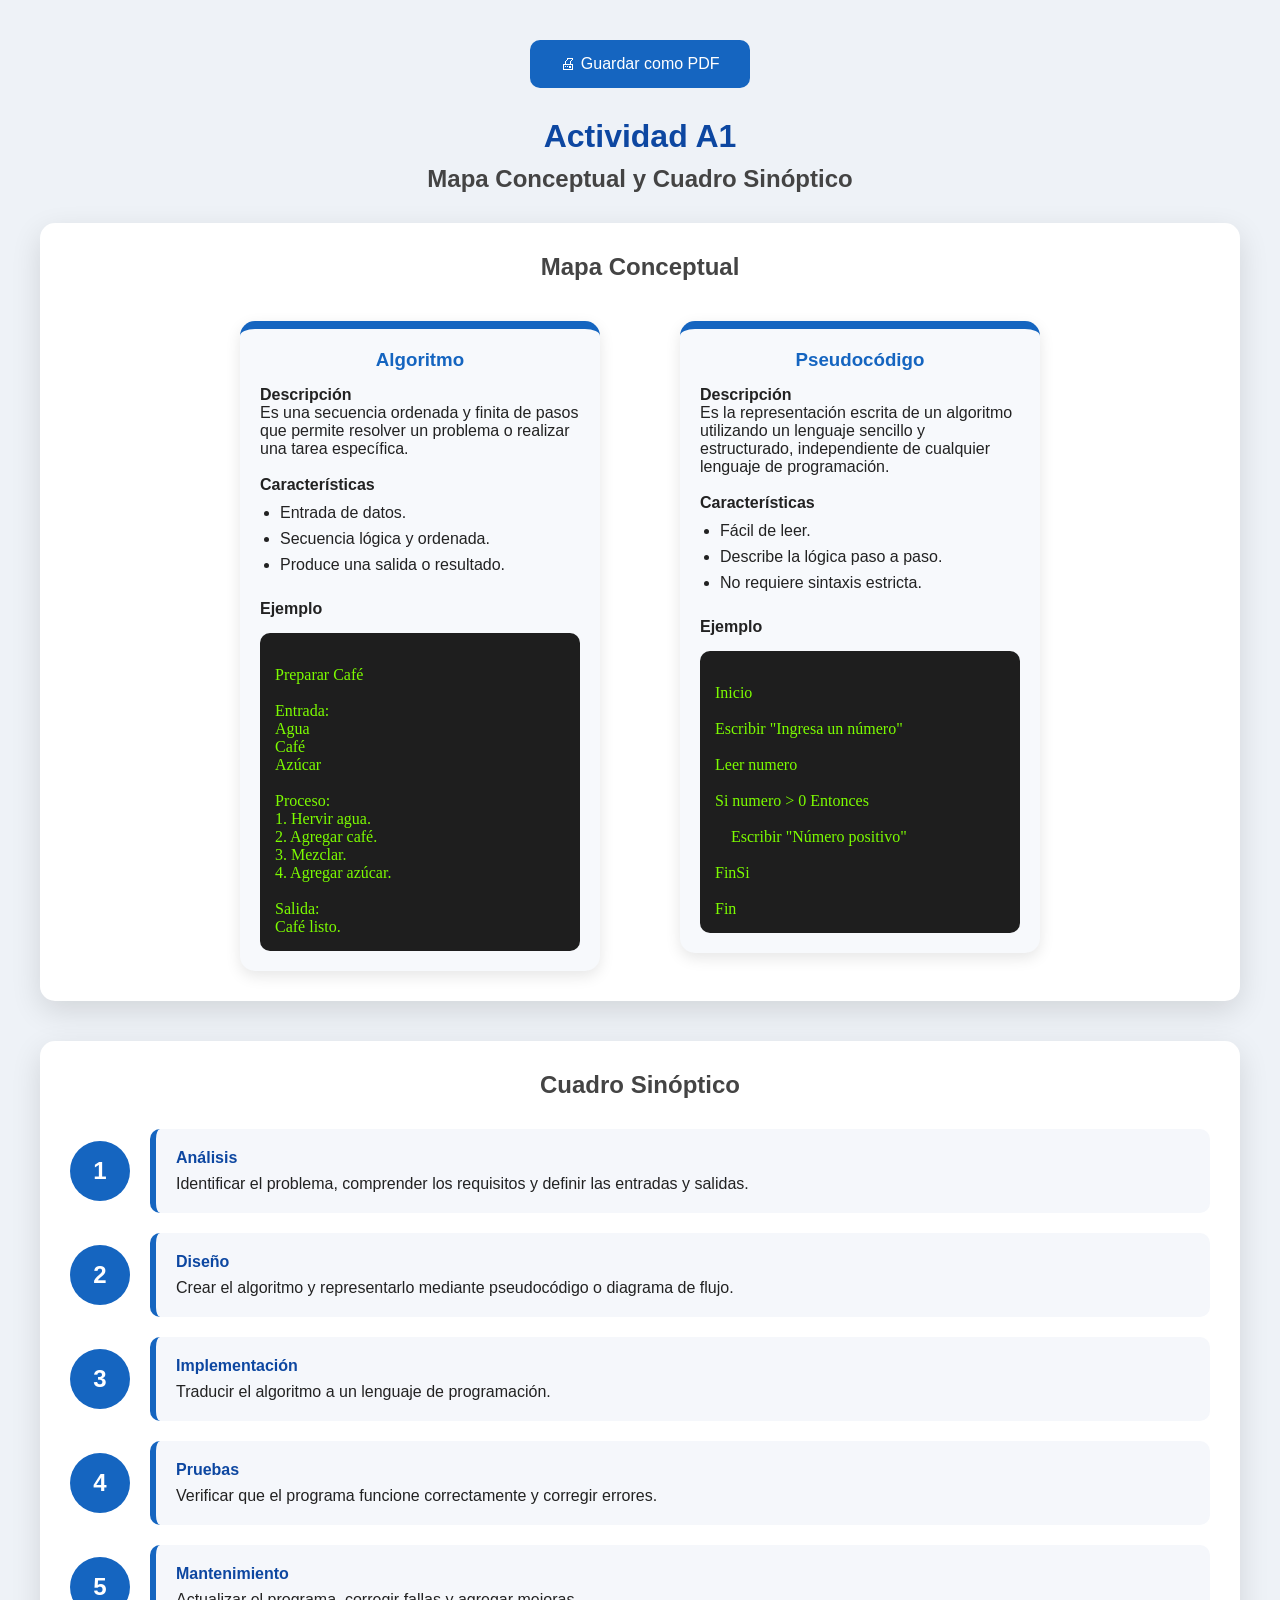
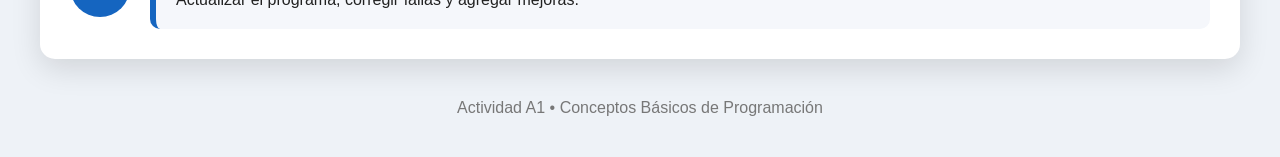
<file: mapa.html>
<!DOCTYPE html>
<html lang="es">
<head>
<meta charset="UTF-8">
<meta name="viewport" content="width=device-width, initial-scale=1.0">
<title>Actividad A1 - Algoritmo y Pseudocódigo</title>

<style>

*{
margin:0;
padding:0;
box-sizing:border-box;
font-family:'Segoe UI',sans-serif;
}

body{
background:#eef2f7;
padding:40px;
color:#222;
}

h1{
text-align:center;
margin-bottom:10px;
color:#0d47a1;
}

h2{
text-align:center;
margin-bottom:30px;
color:#444;
}

section{
background:white;
padding:30px;
border-radius:15px;
box-shadow:0 10px 30px rgba(0,0,0,.12);
margin-bottom:40px;
}

.center{
text-align:center;
}

button{
padding:15px 30px;
font-size:16px;
border:none;
border-radius:10px;
background:#1565c0;
color:white;
cursor:pointer;
margin-bottom:30px;
transition:.3s;
}

button:hover{
background:#0d47a1;
transform:scale(1.05);
}

/* MAPA */

.mapa{

display:flex;
justify-content:center;
align-items:flex-start;
gap:80px;
margin-top:40px;
flex-wrap:wrap;

}

.card{

width:360px;
background:#f7f9fc;
border-radius:15px;
padding:20px;
border-top:8px solid #1565c0;
box-shadow:0 5px 15px rgba(0,0,0,.1);

}

.card h3{

text-align:center;
margin-bottom:15px;
color:#1565c0;

}

.card ul{

padding-left:20px;
margin-top:10px;

}

.card li{

margin:8px 0;

}

.codigo{

background:#1e1e1e;
color:#7CFC00;
padding:15px;
border-radius:10px;
font-family:Consolas;
white-space:pre-wrap;
margin-top:15px;

}

/* CUADRO */

.sinoptico{

display:flex;
flex-direction:column;
gap:20px;
margin-top:30px;

}

.paso{

display:flex;
align-items:center;
gap:20px;

}

.numero{

width:60px;
height:60px;
background:#1565c0;
color:white;
border-radius:50%;
display:flex;
justify-content:center;
align-items:center;
font-size:24px;
font-weight:bold;

}

.info{

flex:1;
background:#f5f7fb;
padding:20px;
border-left:6px solid #1565c0;
border-radius:10px;

}

.info h4{

margin-bottom:8px;
color:#0d47a1;

}

footer{

text-align:center;
margin-top:30px;
color:#777;

}

@media print{

button{

display:none;

}

body{

background:white;

}

section{

box-shadow:none;

}

}

</style>

</head>

<body>

<div class="center">
<button onclick="window.print()">🖨 Guardar como PDF</button>
</div>

<h1>Actividad A1</h1>
<h2>Mapa Conceptual y Cuadro Sinóptico</h2>

<section>

<h2>Mapa Conceptual</h2>

<div class="mapa">

<div class="card">

<h3>Algoritmo</h3>

<b>Descripción</b>

<p>
Es una secuencia ordenada y finita de pasos que permite resolver un problema o realizar una tarea específica.
</p>

<br>

<b>Características</b>

<ul>

<li>Entrada de datos.</li>

<li>Secuencia lógica y ordenada.</li>

<li>Produce una salida o resultado.</li>

</ul>

<br>

<b>Ejemplo</b>

<div class="codigo">
Preparar Café

Entrada:
Agua
Café
Azúcar

Proceso:
1. Hervir agua.
2. Agregar café.
3. Mezclar.
4. Agregar azúcar.

Salida:
Café listo.
</div>

</div>

<div class="card">

<h3>Pseudocódigo</h3>

<b>Descripción</b>

<p>
Es la representación escrita de un algoritmo utilizando un lenguaje sencillo y estructurado, independiente de cualquier lenguaje de programación.
</p>

<br>

<b>Características</b>

<ul>

<li>Fácil de leer.</li>

<li>Describe la lógica paso a paso.</li>

<li>No requiere sintaxis estricta.</li>

</ul>

<br>

<b>Ejemplo</b>

<div class="codigo">
Inicio

Escribir "Ingresa un número"

Leer numero

Si numero > 0 Entonces

    Escribir "Número positivo"

FinSi

Fin
</div>

</div>

</div>

</section>

<section>

<h2>Cuadro Sinóptico</h2>

<div class="sinoptico">

<div class="paso">

<div class="numero">1</div>

<div class="info">

<h4>Análisis</h4>

Identificar el problema, comprender los requisitos y definir las entradas y salidas.

</div>

</div>

<div class="paso">

<div class="numero">2</div>

<div class="info">

<h4>Diseño</h4>

Crear el algoritmo y representarlo mediante pseudocódigo o diagrama de flujo.

</div>

</div>

<div class="paso">

<div class="numero">3</div>

<div class="info">

<h4>Implementación</h4>

Traducir el algoritmo a un lenguaje de programación.

</div>

</div>

<div class="paso">

<div class="numero">4</div>

<div class="info">

<h4>Pruebas</h4>

Verificar que el programa funcione correctamente y corregir errores.

</div>

</div>

<div class="paso">

<div class="numero">5</div>

<div class="info">

<h4>Mantenimiento</h4>

Actualizar el programa, corregir fallas y agregar mejoras.

</div>

</div>

</div>

</section>

<footer>

Actividad A1 • Conceptos Básicos de Programación

</footer>

</body>
</html>
</file>
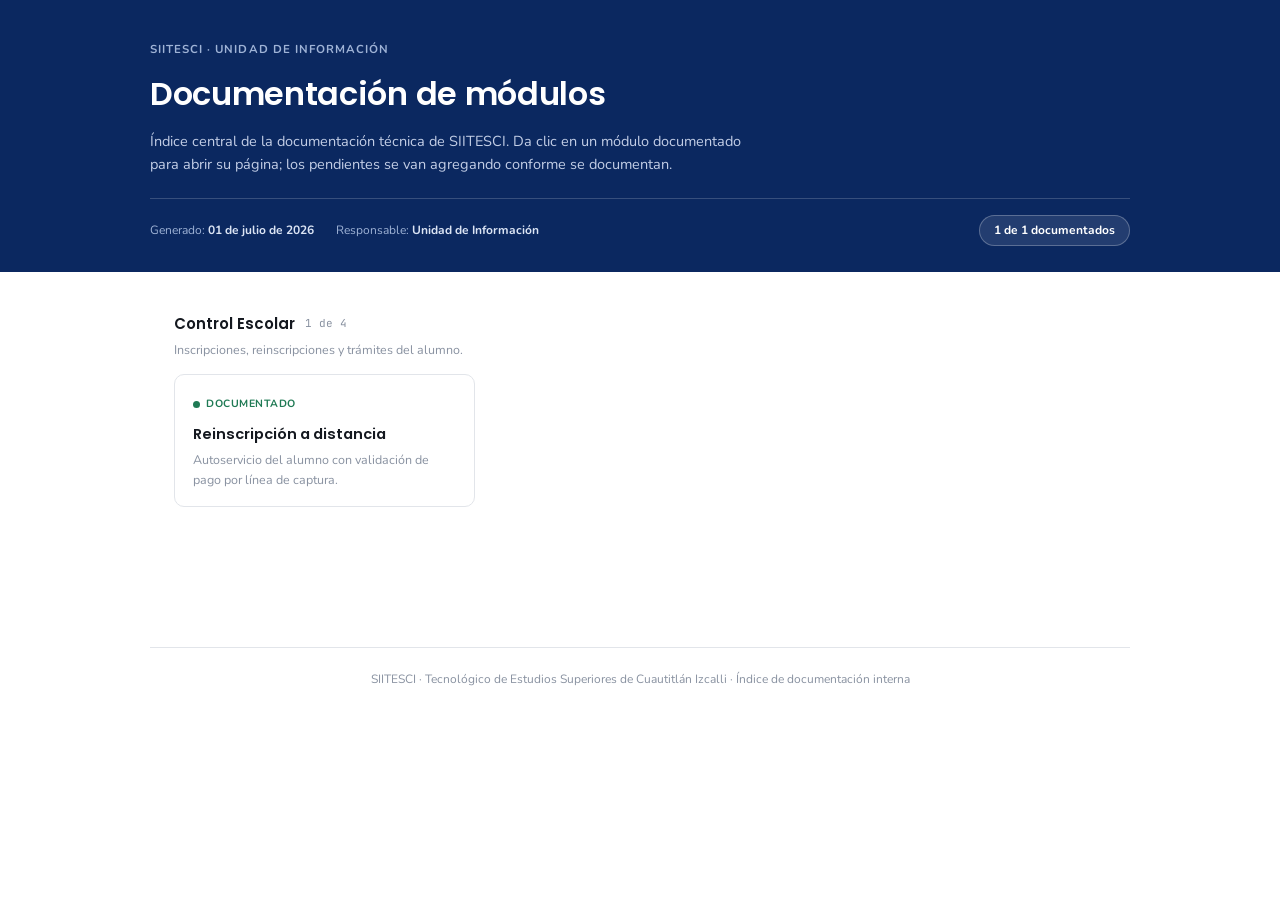
<file: Documentacion_modulos/Indice_Documentacion_SIITESCI.html>
<!DOCTYPE html>
<html lang="es">
<head>
<meta charset="UTF-8" />
<meta name="viewport" content="width=device-width, initial-scale=1.0" />
<title>Documentación de módulos — SIITESCI</title>
<link href="https://fonts.googleapis.com/css2?family=Poppins:wght@500;600;700&family=Nunito:wght@400;600;700&family=JetBrains+Mono:wght@400;500&display=swap" rel="stylesheet" />
<style>
  :root {
    --ink: #14181f;
    --ink-soft: #4b5563;
    --ink-faint: #8891a0;
    --paper: #ffffff;
    --panel: #f6f7f9;
    --line: #e2e5ea;
    --navy: #0b2860;
    --navy-soft: rgba(11,40,96,.06);
    --gold: #b98a2a;
    --ok: #1f7a54;
    --sans: 'Nunito', 'Segoe UI', Arial, sans-serif;
    --display: 'Poppins', 'Segoe UI', Arial, sans-serif;
    --mono: 'JetBrains Mono', 'Consolas', monospace;
  }
  * { box-sizing: border-box; }
  body { margin: 0; font-family: var(--sans); background: var(--paper); color: var(--ink); line-height: 1.6; font-size: 15px; }

  header.mast { background: var(--navy); color: #fff; padding: 40px 24px 26px; }
  .mast-inner { max-width: 980px; margin: 0 auto; }
  .eyebrow { font-size: 11.5px; text-transform: uppercase; letter-spacing: .09em; color: #9fb3d6; font-weight: 700; margin-bottom: 10px; }
  header.mast h1 { font-family: var(--display); font-size: 32px; font-weight: 600; letter-spacing: -.01em; margin: 0 0 10px; }
  header.mast p.desc { margin: 0; color: #c3cee6; font-size: 14.5px; max-width: 620px; }
  .meta-row {
    margin-top: 22px; padding-top: 16px; border-top: 1px solid rgba(255,255,255,.18);
    display: flex; flex-wrap: wrap; align-items: center; gap: 6px 22px; font-size: 12px; color: #9fb3d6;
  }
  .meta-row span b { color: #dbe4f4; font-weight: 700; }
  .progress-pill {
    margin-left: auto; background: rgba(255,255,255,.1); border: 1px solid rgba(255,255,255,.25);
    border-radius: 999px; padding: 5px 14px; font-size: 12px; font-weight: 700; color: #fff;
  }

  main { max-width: 980px; margin: 0 auto; padding: 40px 24px 100px; }

  .area { margin-bottom: 40px; }
  .area h2 {
    font-family: var(--display); font-size: 15px; font-weight: 600; color: var(--ink);
    margin: 0 0 4px; display: flex; align-items: center; gap: 10px;
  }
  .area h2 .count { font-family: var(--mono); font-size: 11px; color: var(--ink-faint); font-weight: 400; }
  .area .arealead { color: var(--ink-faint); font-size: 12.5px; margin: 0 0 14px; }

  .grid { display: grid; grid-template-columns: repeat(auto-fill, minmax(230px, 1fr)); gap: 14px; }

  .card {
    display: block; text-decoration: none; border-radius: 10px; padding: 16px 18px;
    border: 1px solid var(--line); background: var(--paper); position: relative;
    transition: border-color .15s, box-shadow .15s, transform .1s;
  }
  .card.done { cursor: pointer; }
  .card.done:hover { border-color: var(--navy); box-shadow: 0 4px 14px rgba(11,40,96,.1); transform: translateY(-1px); }
  .card.pending { border-style: dashed; background: var(--panel); cursor: default; }

  .card .status {
    display: inline-flex; align-items: center; gap: 6px; font-size: 10.5px; font-weight: 700;
    text-transform: uppercase; letter-spacing: .05em; margin-bottom: 10px;
  }
  .card .status .dot { width: 7px; height: 7px; border-radius: 50%; }
  .card.done .status { color: var(--ok); }
  .card.done .status .dot { background: var(--ok); }
  .card.pending .status { color: var(--ink-faint); }
  .card.pending .status .dot { background: var(--ink-faint); }

  .card h3 { font-family: var(--display); font-size: 14.5px; font-weight: 600; color: var(--ink); margin: 0 0 4px; }
  .card.pending h3 { color: var(--ink-soft); }
  .card p { margin: 0; font-size: 12.5px; color: var(--ink-faint); }

  .card .arrow {
    position: absolute; right: 16px; bottom: 14px; font-size: 15px; color: var(--navy);
    opacity: 0; transition: opacity .15s, transform .15s;
  }
  .card.done:hover .arrow { opacity: 1; transform: translateX(2px); }

  .addnote {
    border: 1px dashed var(--line); border-radius: 10px; padding: 16px 18px;
    color: var(--ink-faint); font-size: 12.5px; display: flex; align-items: center; justify-content: center;
    text-align: center; min-height: 78px;
  }

  footer.doc-footer {
    border-top: 1px solid var(--line); padding: 22px 24px; text-align: center;
    color: var(--ink-faint); font-size: 12px; max-width: 980px; margin: 0 auto;
  }
</style>
</head>
<body>

<header class="mast">
  <div class="mast-inner">
    <div class="eyebrow">SIITESCI · Unidad de Información</div>
    <h1>Documentación de módulos</h1>
    <p class="desc">Índice central de la documentación técnica de SIITESCI. Da clic en un módulo documentado para abrir su página; los pendientes se van agregando conforme se documentan.</p>
    <div class="meta-row">
      <span>Generado: <b>01 de julio de 2026</b></span>
      <span>Responsable: <b>Unidad de Información</b></span>
      <span class="progress-pill" id="progressPill">— de — documentados</span>
    </div>
  </div>
</header>

<main>

  <!--
    Cómo agregar un módulo nuevo:
    1) Copia un bloque <a class="card done" ...> o <div class="card pending">.
    2) "done"  -> es <a> con href al archivo .html de ese módulo, status "Documentado".
    3) "pending" -> es <div> sin href, status "Pendiente".
    4) Ajusta título y descripción de una línea.
  -->

  <div class="area">
    <h2>Control Escolar <span class="count">1 de 4</span></h2>
    <p class="arealead">Inscripciones, reinscripciones y trámites del alumno.</p>
    <div class="grid">

      <a class="card done" href="Reinscripcion_Distancia_Documentacion.html">
        <span class="status"><span class="dot"></span>Documentado</span>
        <h3>Reinscripción a distancia</h3>
        <p>Autoservicio del alumno con validación de pago por línea de captura.</p>
        <span class="arrow">→</span>
      </a>

  </div>

</main>

<footer class="doc-footer">SIITESCI · Tecnológico de Estudios Superiores de Cuautitlán Izcalli · Índice de documentación interna</footer>

<script>
  var done = document.querySelectorAll('.card.done').length;
  var total = document.querySelectorAll('.card.done, .card.pending').length;
  document.getElementById('progressPill').textContent = done + ' de ' + total + ' documentados';
</script>

</body>
</html>
</file>
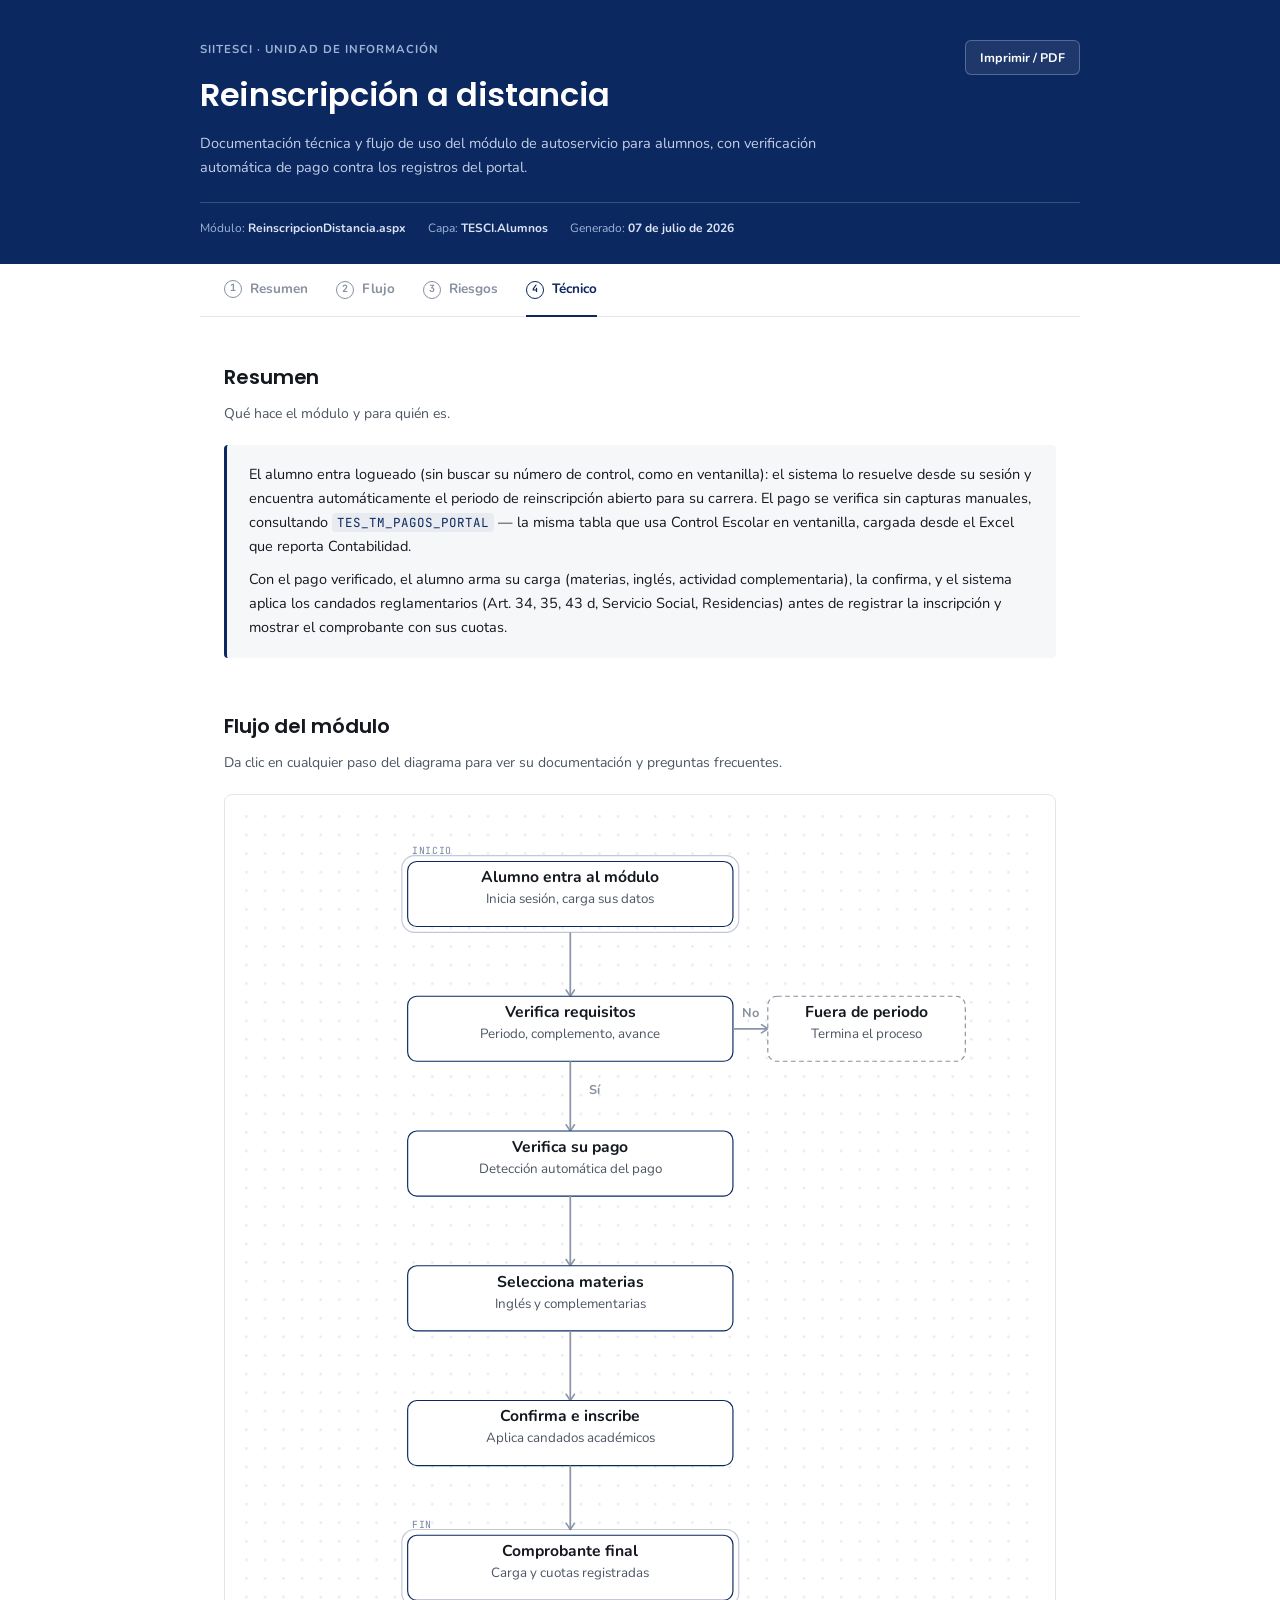
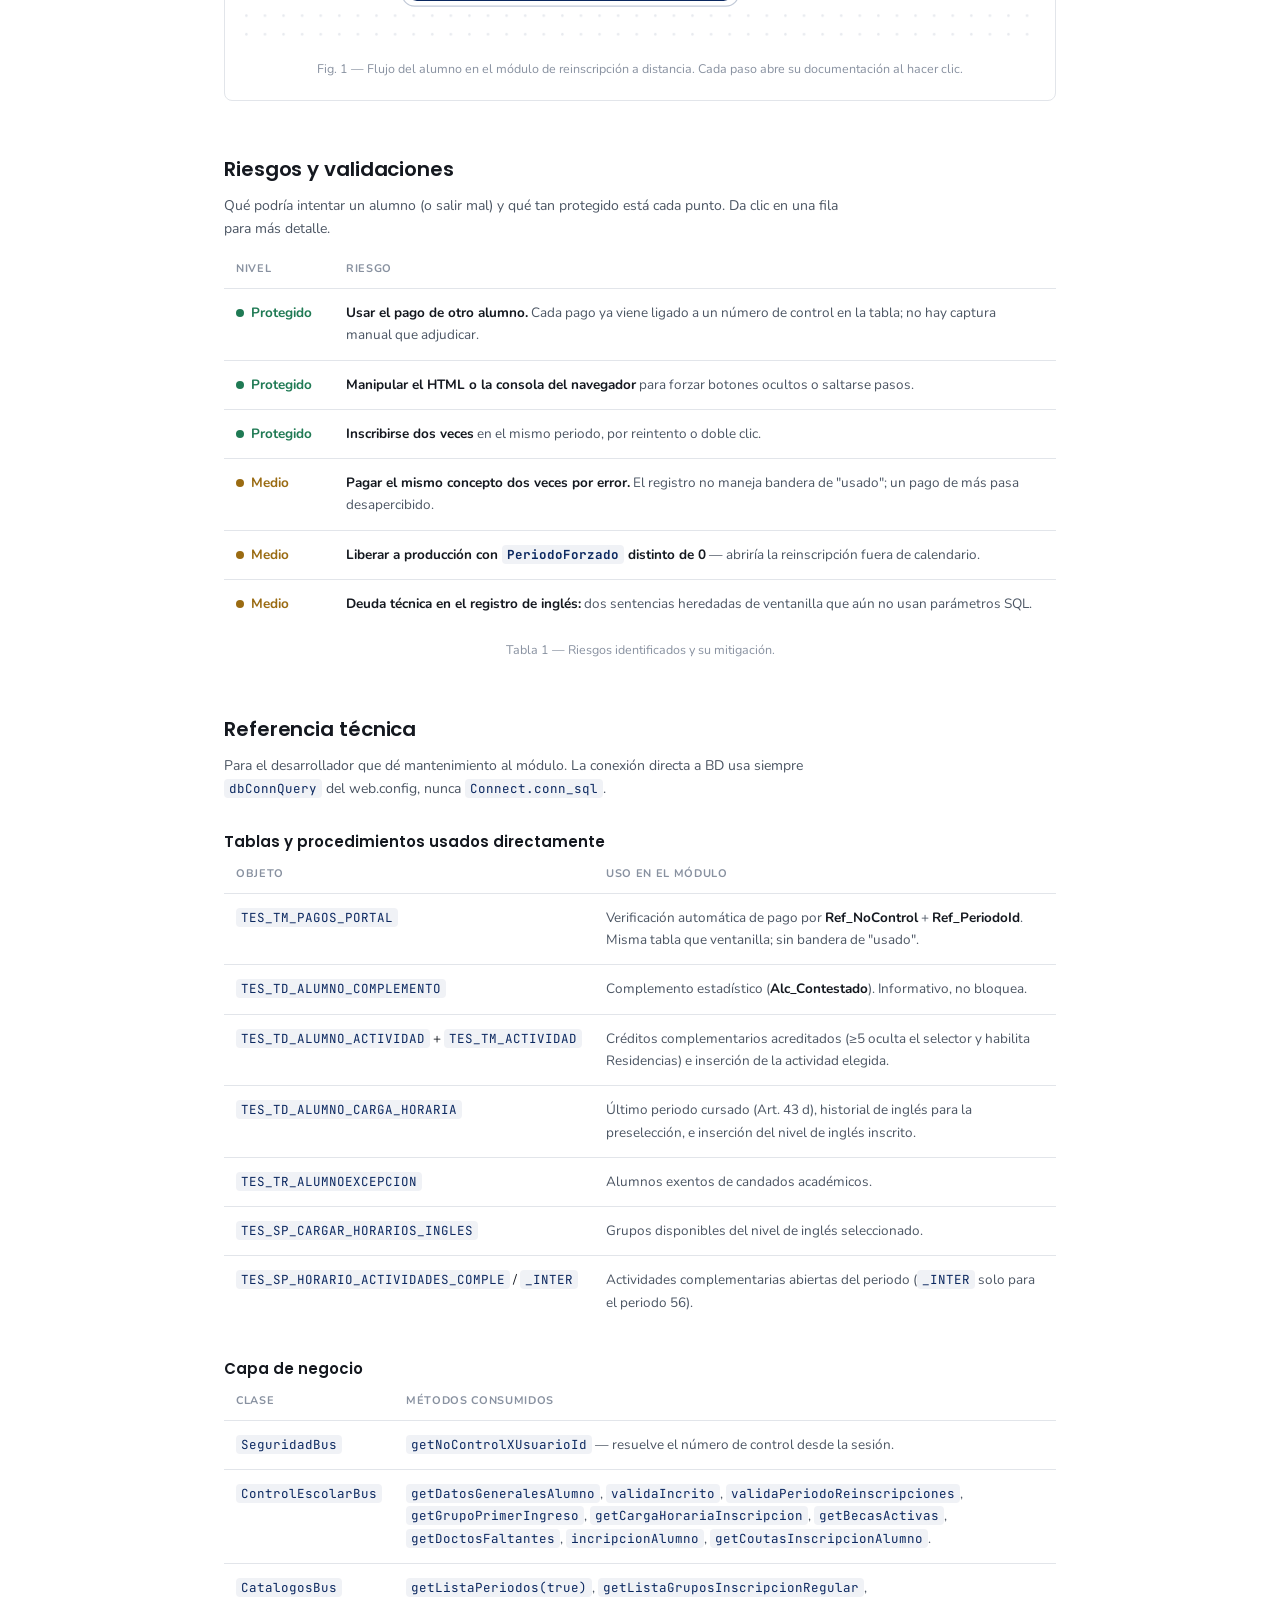
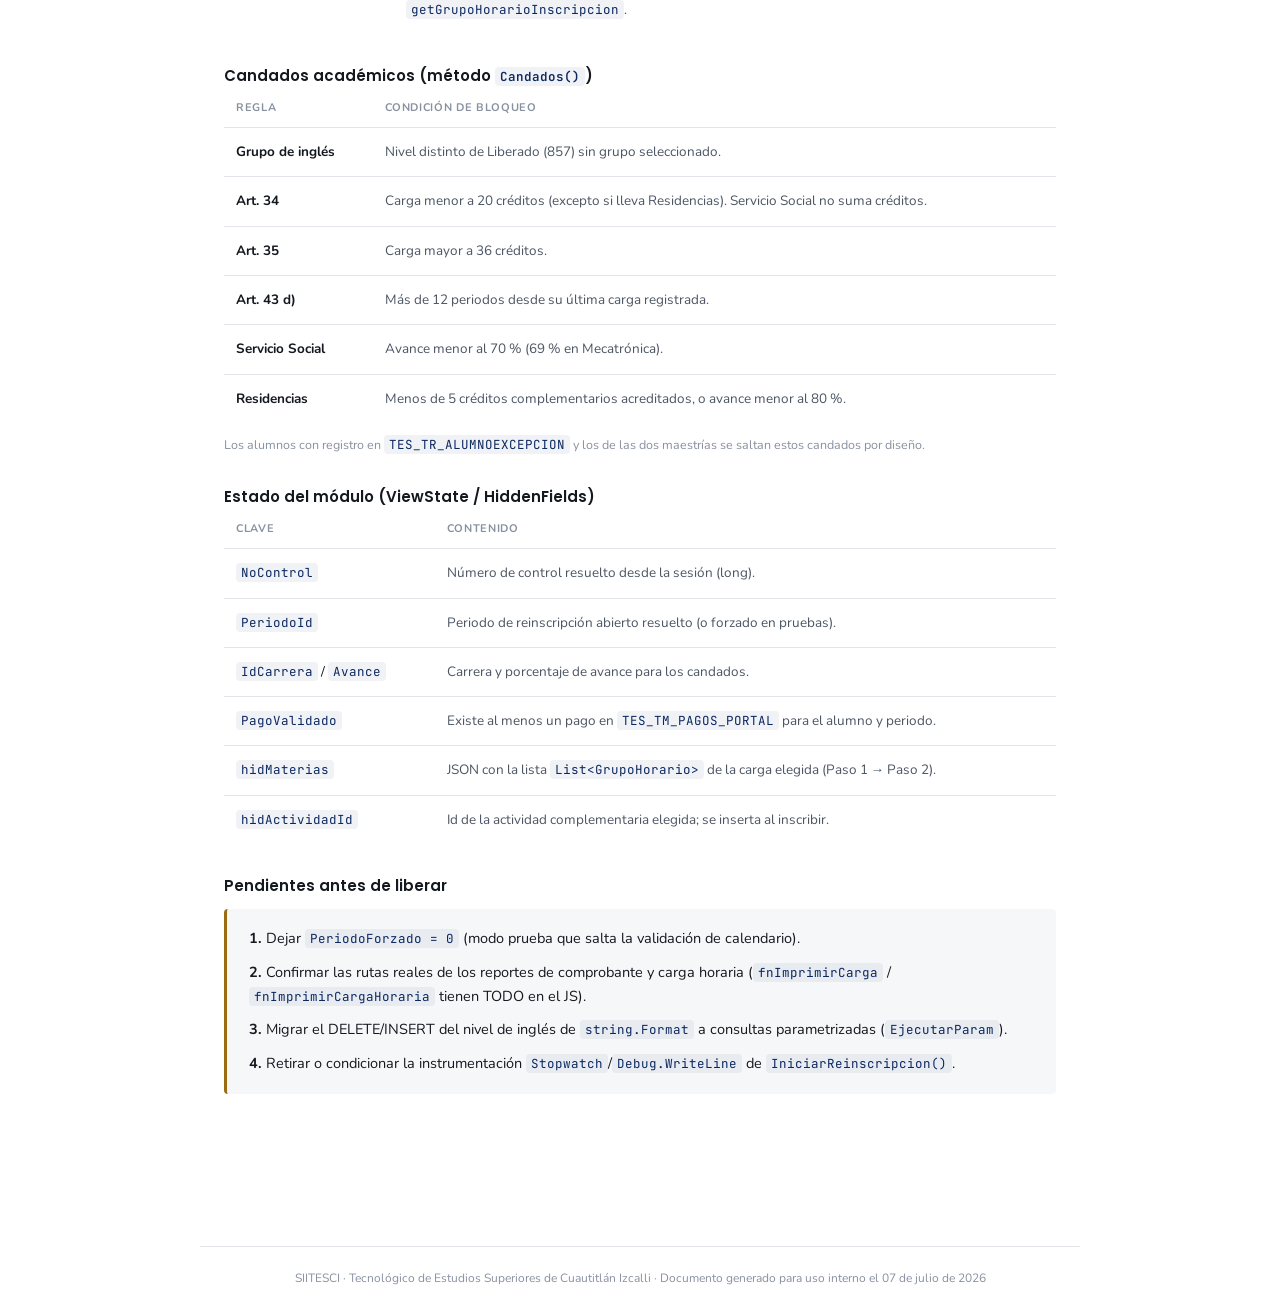
<file: Documentacion_modulos/Reinscripcion_Distancia_Documentacion.html>
<!DOCTYPE html>
<html lang="es">
<head>
<meta charset="UTF-8" />
<meta name="viewport" content="width=device-width, initial-scale=1.0" />
<title>Reinscripción a distancia — Documentación técnica</title>
<link href="https://fonts.googleapis.com/css2?family=Poppins:wght@500;600;700&family=Nunito:wght@400;600;700&family=JetBrains+Mono:wght@400;500&display=swap" rel="stylesheet" />
<style>
  :root {
    --ink: #14181f;
    --ink-soft: #4b5563;
    --ink-faint: #8891a0;
    --paper: #ffffff;
    --panel: #f6f7f9;
    --line: #e2e5ea;
    --navy: #0b2860;
    --navy-soft: rgba(11,40,96,.06);
    --gold: #b98a2a;
    --risk-high: #b3261e;
    --risk-med: #9a6b12;
    --risk-ok: #1f7a54;
    --sans: 'Nunito', 'Segoe UI', Arial, sans-serif;
    --display: 'Poppins', 'Segoe UI', Arial, sans-serif;
    --mono: 'JetBrains Mono', 'Consolas', monospace;
  }
  * { box-sizing: border-box; }
  html { scroll-behavior: smooth; }
  body { margin: 0; font-family: var(--sans); background: var(--paper); color: var(--ink); line-height: 1.65; font-size: 15px; }
  code { font-family: var(--mono); font-size: 12.5px; background: var(--navy-soft); color: var(--navy); padding: 1px 5px; border-radius: 4px; }

  /* ---- masthead ---- */
  header.mast { background: var(--navy); color: #fff; padding: 40px 24px 26px; }
  .mast-inner { max-width: 880px; margin: 0 auto; }
  .mast-top { display: flex; justify-content: space-between; align-items: flex-start; gap: 16px; }
  .eyebrow { font-size: 11.5px; text-transform: uppercase; letter-spacing: .09em; color: #9fb3d6; font-weight: 700; margin-bottom: 10px; }
  header.mast h1 { font-family: var(--display); font-size: 32px; font-weight: 600; letter-spacing: -.01em; margin: 0 0 10px; }
  header.mast p.desc { margin: 0; color: #c3cee6; font-size: 14.5px; max-width: 620px; }
  .print-btn {
    flex: none; font-family: var(--sans); font-weight: 700; font-size: 12.5px;
    background: rgba(255,255,255,.08); border: 1px solid rgba(255,255,255,.25); color: #fff;
    border-radius: 6px; padding: 8px 14px; cursor: pointer;
  }
  .print-btn:hover { background: rgba(255,255,255,.16); }
  .meta-row {
    margin-top: 22px; padding-top: 16px; border-top: 1px solid rgba(255,255,255,.18);
    display: flex; flex-wrap: wrap; gap: 6px 22px; font-size: 12px; color: #9fb3d6;
  }
  .meta-row span b { color: #dbe4f4; font-weight: 700; }

  /* ---- tab nav ---- */
  nav.tabs {
    position: sticky; top: 0; z-index: 10; background: var(--paper);
    border-bottom: 1px solid var(--line); display: flex; gap: 28px;
    max-width: 880px; margin: 0 auto; padding: 0 24px;
  }
  nav.tabs a {
    display: flex; align-items: center; gap: 8px; padding: 14px 0; margin-bottom: -1px;
    color: var(--ink-faint); text-decoration: none; font-weight: 700; font-size: 13.5px;
    border-bottom: 2px solid transparent; white-space: nowrap;
  }
  nav.tabs a .num {
    width: 18px; height: 18px; border-radius: 50%; border: 1px solid currentColor;
    font-size: 10px; display: flex; align-items: center; justify-content: center; font-family: var(--mono);
  }
  nav.tabs a:hover { color: var(--navy); }
  nav.tabs a.active { color: var(--navy); border-bottom-color: var(--navy); }

  main { max-width: 880px; margin: 0 auto; padding: 44px 24px 100px; }
  main section { margin-bottom: 52px; scroll-margin-top: 60px; }
  main h2 { font-family: var(--display); color: var(--ink); font-size: 20px; font-weight: 600; margin: 0 0 8px; letter-spacing: -.005em; }
  main h3.sub { font-family: var(--display); color: var(--ink); font-size: 15px; font-weight: 600; margin: 30px 0 10px; }
  main .lead { color: var(--ink-soft); font-size: 14px; margin: 0 0 20px; max-width: 620px; }

  .callout {
    background: var(--panel); border-left: 3px solid var(--navy); border-radius: 4px;
    padding: 18px 22px;
  }
  .callout p { margin: 0 0 10px; font-size: 14.5px; }
  .callout p:last-child { margin-bottom: 0; }
  .callout.warn { border-left-color: var(--risk-med); }

  /* ---- diagram panel ---- */
  .diagram-panel { border: 1px solid var(--line); border-radius: 8px; padding: 20px; background: var(--paper); }
  .flowsvg { width: 100%; height: auto; display: block; }
  .figcap { text-align: center; color: var(--ink-faint); font-size: 12.5px; margin: 12px 0 0; }

  .fnode { cursor: pointer; outline: none; }
  .fnode rect.mainbox { fill: #fff; stroke: var(--navy); transition: stroke-width .12s; }
  .fnode rect.mainbox.exit { stroke-dasharray: 4 3; stroke: var(--ink-faint); }
  .fnode:hover, .fnode:focus-visible { filter: drop-shadow(0 4px 10px rgba(11,40,96,.18)); }
  .fnode:hover rect.mainbox, .fnode:focus-visible rect.mainbox { stroke-width: 1.6; }
  text.ft { font-family: var(--sans); font-weight: 700; font-size: 13.5px; fill: var(--ink); }
  text.fts { font-family: var(--sans); font-weight: 400; font-size: 11.5px; fill: var(--ink-soft); }
  text.ftag { font-family: var(--mono); font-size: 8.5px; letter-spacing: .06em; fill: var(--navy); opacity: .55; }
  .flabel { font-family: var(--sans); font-size: 11px; font-weight: 700; fill: var(--ink-faint); }

  /* ---- tables ---- */
  table.risktable, table.datatable { width: 100%; border-collapse: collapse; font-size: 13.5px; }
  table.risktable th, table.datatable th {
    text-align: left; font-size: 11px; text-transform: uppercase; letter-spacing: .06em;
    color: var(--ink-faint); font-weight: 700; padding: 0 12px 10px; border-bottom: 1px solid var(--line);
  }
  table.risktable td, table.datatable td { padding: 13px 12px; border-bottom: 1px solid var(--line); vertical-align: top; }
  table.risktable tbody tr { cursor: pointer; transition: background .1s; }
  table.risktable tbody tr:hover, table.risktable tbody tr:focus-visible { background: var(--panel); outline: none; }
  table.risktable tbody tr:last-child td, table.datatable tbody tr:last-child td { border-bottom: none; }
  .lvl { display: flex; align-items: center; gap: 7px; font-weight: 700; white-space: nowrap; }
  .lvl .dot { width: 8px; height: 8px; border-radius: 50%; flex: none; }
  .lvl.high { color: var(--risk-high); } .lvl.high .dot { background: var(--risk-high); }
  .lvl.med { color: var(--risk-med); } .lvl.med .dot { background: var(--risk-med); }
  .lvl.ok { color: var(--risk-ok); } .lvl.ok .dot { background: var(--risk-ok); }
  table.risktable td.desc, table.datatable td.desc { color: var(--ink-soft); }
  table.risktable td b, table.datatable td b { color: var(--ink); }
  table.datatable td:first-child { white-space: nowrap; }

  footer.doc-footer {
    border-top: 1px solid var(--line); padding: 22px 24px; text-align: center;
    color: var(--ink-faint); font-size: 12px; max-width: 880px; margin: 0 auto;
  }

  /* ---- modal ---- */
  .overlay {
    display: none; position: fixed; inset: 0; background: rgba(20,24,31,.5);
    align-items: center; justify-content: center; padding: 24px; z-index: 100;
  }
  .overlay.open { display: flex; animation: fadeIn .15s ease-out; }
  @keyframes fadeIn { from { opacity: 0; } to { opacity: 1; } }
  .modal {
    background: var(--paper); border-radius: 10px; max-width: 560px; width: 100%;
    max-height: 84vh; overflow-y: auto; box-shadow: 0 16px 48px rgba(20,24,31,.28);
    animation: popIn .16s cubic-bezier(.2,.9,.3,1.1); border-top: 4px solid var(--navy);
  }
  @keyframes popIn { from { opacity: 0; transform: translateY(8px); } to { opacity: 1; transform: translateY(0); } }
  .modal-head {
    display: flex; align-items: flex-start; justify-content: space-between;
    padding: 20px 22px 14px; border-bottom: 1px solid var(--line);
    position: sticky; top: 0; background: var(--paper);
  }
  .modal-head h3 { font-family: var(--display); color: var(--ink); font-size: 17px; font-weight: 600; margin: 0; padding-right: 16px; }
  .modal-close { flex: none; background: none; border: none; font-size: 20px; line-height: 1; color: var(--ink-faint); cursor: pointer; padding: 2px 6px; border-radius: 6px; }
  .modal-close:hover { background: var(--panel); color: var(--ink); }
  .modal-body { padding: 18px 22px 24px; }
  .modal-body p { margin: 0 0 12px; font-size: 14px; }
  .qa { border-top: 1px solid var(--line); padding-top: 12px; margin-top: 8px; }
  .qa .q { font-weight: 700; color: var(--ink); font-size: 13.5px; margin: 12px 0 3px; }
  .qa .q:first-child { margin-top: 0; }
  .qa .a { color: var(--ink-soft); font-size: 13.5px; margin: 0; }

  @media print {
    nav.tabs, .print-btn, .overlay { display: none !important; }
    header.mast { background: #fff !important; color: var(--ink) !important; }
    header.mast .eyebrow, header.mast p.desc, .meta-row { color: var(--ink-soft) !important; }
    .meta-row { border-top-color: var(--line) !important; }
  }
  @media (max-width: 760px) {
    nav.tabs { gap: 18px; overflow-x: auto; }
    .scrollx { overflow-x: auto; }
  }
</style>
</head>
<body>

<header class="mast">
  <div class="mast-inner">
    <div class="mast-top">
      <div>
        <div class="eyebrow">SIITESCI · Unidad de Información</div>
        <h1>Reinscripción a distancia</h1>
        <p class="desc">Documentación técnica y flujo de uso del módulo de autoservicio para alumnos, con verificación automática de pago contra los registros del portal.</p>
      </div>
      <button class="print-btn" onclick="window.print()">Imprimir / PDF</button>
    </div>
    <div class="meta-row">
      <span>Módulo: <b>ReinscripcionDistancia.aspx</b></span>
      <span>Capa: <b>TESCI.Alumnos</b></span>
      <span>Generado: <b>07 de julio de 2026</b></span>
    </div>
  </div>
</header>

<nav class="tabs">
  <a href="#resumen"><span class="num">1</span> Resumen</a>
  <a href="#flujo"><span class="num">2</span> Flujo</a>
  <a href="#seguridad"><span class="num">3</span> Riesgos</a>
  <a href="#tecnico"><span class="num">4</span> Técnico</a>
</nav>

<main>

  <section id="resumen">
    <h2>Resumen</h2>
    <p class="lead">Qué hace el módulo y para quién es.</p>
    <div class="callout">
      <p>El alumno entra logueado (sin buscar su número de control, como en ventanilla): el sistema lo resuelve desde su sesión y encuentra automáticamente el periodo de reinscripción abierto para su carrera. El pago se verifica sin capturas manuales, consultando <code>TES_TM_PAGOS_PORTAL</code> — la misma tabla que usa Control Escolar en ventanilla, cargada desde el Excel que reporta Contabilidad.</p>
      <p>Con el pago verificado, el alumno arma su carga (materias, inglés, actividad complementaria), la confirma, y el sistema aplica los candados reglamentarios (Art. 34, 35, 43 d, Servicio Social, Residencias) antes de registrar la inscripción y mostrar el comprobante con sus cuotas.</p>
    </div>
  </section>

  <section id="flujo">
    <h2>Flujo del módulo</h2>
    <p class="lead">Da clic en cualquier paso del diagrama para ver su documentación y preguntas frecuentes.</p>

    <div class="diagram-panel">
      <svg class="flowsvg" viewBox="0 0 680 716" role="img" aria-label="Diagrama de flujo del módulo de reinscripción a distancia">
        <defs>
          <marker id="farrow" viewBox="0 0 10 10" refX="8" refY="5" markerWidth="6" markerHeight="6" orient="auto-start-reverse">
            <path d="M2 1L8 5L2 9" fill="none" stroke="#8b95a8" stroke-width="1.5" stroke-linecap="round" stroke-linejoin="round"/>
          </marker>
          <pattern id="dotgrid" width="16" height="16" patternUnits="userSpaceOnUse">
            <circle cx="1.2" cy="1.2" r="1.1" fill="#e6e9ee"/>
          </pattern>
        </defs>

        <rect x="0" y="0" width="680" height="716" fill="url(#dotgrid)"/>

        <g class="fnode" data-doc="doc-entra" tabindex="0">
          <rect x="135" y="35" width="290" height="66" rx="11" fill="none" stroke="var(--navy)" stroke-opacity=".25"/>
          <rect class="mainbox" x="140" y="40" width="280" height="56" rx="8" stroke-width="1"/>
          <text class="ftag" x="144" y="34" text-anchor="start">INICIO</text>
          <text class="ft" x="280" y="58" text-anchor="middle">Alumno entra al módulo</text>
          <text class="fts" x="280" y="76" text-anchor="middle">Inicia sesión, carga sus datos</text>
        </g>

        <line x1="280" y1="101" x2="280" y2="156" stroke="#8b95a8" stroke-width="1.5" marker-end="url(#farrow)"/>

        <g class="fnode" data-doc="doc-requisitos" tabindex="0">
          <rect class="mainbox" x="140" y="156" width="280" height="56" rx="8" stroke-width="1"/>
          <text class="ft" x="280" y="174" text-anchor="middle">Verifica requisitos</text>
          <text class="fts" x="280" y="192" text-anchor="middle">Periodo, complemento, avance</text>
        </g>

        <text class="flabel" x="435" y="174" text-anchor="middle">No</text>
        <line x1="420" y1="184" x2="450" y2="184" stroke="#8b95a8" stroke-width="1.5" marker-end="url(#farrow)"/>
        <g class="fnode" data-doc="doc-fueraperiodo" tabindex="0">
          <rect class="mainbox exit" x="450" y="156" width="170" height="56" rx="8" stroke-width="1"/>
          <text class="ft" x="535" y="174" text-anchor="middle">Fuera de periodo</text>
          <text class="fts" x="535" y="192" text-anchor="middle">Termina el proceso</text>
        </g>

        <text class="flabel" x="296" y="240" text-anchor="start">Sí</text>
        <line x1="280" y1="212" x2="280" y2="272" stroke="#8b95a8" stroke-width="1.5" marker-end="url(#farrow)"/>

        <g class="fnode" data-doc="doc-pago" tabindex="0">
          <rect class="mainbox" x="140" y="272" width="280" height="56" rx="8" stroke-width="1"/>
          <text class="ft" x="280" y="290" text-anchor="middle">Verifica su pago</text>
          <text class="fts" x="280" y="308" text-anchor="middle">Detección automática del pago</text>
        </g>

        <line x1="280" y1="328" x2="280" y2="388" stroke="#8b95a8" stroke-width="1.5" marker-end="url(#farrow)"/>

        <g class="fnode" data-doc="doc-seleccion" tabindex="0">
          <rect class="mainbox" x="140" y="388" width="280" height="56" rx="8" stroke-width="1"/>
          <text class="ft" x="280" y="406" text-anchor="middle">Selecciona materias</text>
          <text class="fts" x="280" y="424" text-anchor="middle">Inglés y complementarias</text>
        </g>

        <line x1="280" y1="444" x2="280" y2="504" stroke="#8b95a8" stroke-width="1.5" marker-end="url(#farrow)"/>

        <g class="fnode" data-doc="doc-candados" tabindex="0">
          <rect class="mainbox" x="140" y="504" width="280" height="56" rx="8" stroke-width="1"/>
          <text class="ft" x="280" y="522" text-anchor="middle">Confirma e inscribe</text>
          <text class="fts" x="280" y="540" text-anchor="middle">Aplica candados académicos</text>
        </g>

        <line x1="280" y1="560" x2="280" y2="615" stroke="#8b95a8" stroke-width="1.5" marker-end="url(#farrow)"/>

        <g class="fnode" data-doc="doc-comprobante" tabindex="0">
          <rect x="135" y="615" width="290" height="66" rx="11" fill="none" stroke="var(--navy)" stroke-opacity=".25"/>
          <rect class="mainbox" x="140" y="620" width="280" height="56" rx="8" stroke-width="1"/>
          <text class="ftag" x="144" y="614" text-anchor="start">FIN</text>
          <text class="ft" x="280" y="638" text-anchor="middle">Comprobante final</text>
          <text class="fts" x="280" y="656" text-anchor="middle">Carga y cuotas registradas</text>
        </g>
      </svg>
      <p class="figcap">Fig. 1 — Flujo del alumno en el módulo de reinscripción a distancia. Cada paso abre su documentación al hacer clic.</p>
    </div>
  </section>

  <section id="seguridad">
    <h2>Riesgos y validaciones</h2>
    <p class="lead">Qué podría intentar un alumno (o salir mal) y qué tan protegido está cada punto. Da clic en una fila para más detalle.</p>

    <table class="risktable">
      <thead>
        <tr><th style="width:110px">Nivel</th><th>Riesgo</th></tr>
      </thead>
      <tbody>
        <tr data-doc="risk-otroalumno" tabindex="0">
          <td><span class="lvl ok"><span class="dot"></span>Protegido</span></td>
          <td class="desc"><b>Usar el pago de otro alumno.</b> Cada pago ya viene ligado a un número de control en la tabla; no hay captura manual que adjudicar.</td>
        </tr>
        <tr data-doc="risk-html" tabindex="0">
          <td><span class="lvl ok"><span class="dot"></span>Protegido</span></td>
          <td class="desc"><b>Manipular el HTML o la consola del navegador</b> para forzar botones ocultos o saltarse pasos.</td>
        </tr>
        <tr data-doc="risk-doble" tabindex="0">
          <td><span class="lvl ok"><span class="dot"></span>Protegido</span></td>
          <td class="desc"><b>Inscribirse dos veces</b> en el mismo periodo, por reintento o doble clic.</td>
        </tr>
        <tr data-doc="risk-duplicado" tabindex="0">
          <td><span class="lvl med"><span class="dot"></span>Medio</span></td>
          <td class="desc"><b>Pagar el mismo concepto dos veces por error.</b> El registro no maneja bandera de "usado"; un pago de más pasa desapercibido.</td>
        </tr>
        <tr data-doc="risk-forzado" tabindex="0">
          <td><span class="lvl med"><span class="dot"></span>Medio</span></td>
          <td class="desc"><b>Liberar a producción con <code>PeriodoForzado</code> distinto de 0</b> — abriría la reinscripción fuera de calendario.</td>
        </tr>
        <tr data-doc="risk-ingles" tabindex="0">
          <td><span class="lvl med"><span class="dot"></span>Medio</span></td>
          <td class="desc"><b>Deuda técnica en el registro de inglés:</b> dos sentencias heredadas de ventanilla que aún no usan parámetros SQL.</td>
        </tr>
      </tbody>
    </table>
    <p class="figcap">Tabla 1 — Riesgos identificados y su mitigación.</p>
  </section>

  <section id="tecnico">
    <h2>Referencia técnica</h2>
    <p class="lead">Para el desarrollador que dé mantenimiento al módulo. La conexión directa a BD usa siempre <code>dbConnQuery</code> del web.config, nunca <code>Connect.conn_sql</code>.</p>

    <h3 class="sub">Tablas y procedimientos usados directamente</h3>
    <div class="scrollx">
      <table class="datatable">
        <thead><tr><th>Objeto</th><th>Uso en el módulo</th></tr></thead>
        <tbody>
          <tr><td><code>TES_TM_PAGOS_PORTAL</code></td><td class="desc">Verificación automática de pago por <b>Ref_NoControl</b> + <b>Ref_PeriodoId</b>. Misma tabla que ventanilla; sin bandera de "usado".</td></tr>
          <tr><td><code>TES_TD_ALUMNO_COMPLEMENTO</code></td><td class="desc">Complemento estadístico (<b>Alc_Contestado</b>). Informativo, no bloquea.</td></tr>
          <tr><td><code>TES_TD_ALUMNO_ACTIVIDAD</code> + <code>TES_TM_ACTIVIDAD</code></td><td class="desc">Créditos complementarios acreditados (≥5 oculta el selector y habilita Residencias) e inserción de la actividad elegida.</td></tr>
          <tr><td><code>TES_TD_ALUMNO_CARGA_HORARIA</code></td><td class="desc">Último periodo cursado (Art. 43 d), historial de inglés para la preselección, e inserción del nivel de inglés inscrito.</td></tr>
          <tr><td><code>TES_TR_ALUMNOEXCEPCION</code></td><td class="desc">Alumnos exentos de candados académicos.</td></tr>
          <tr><td><code>TES_SP_CARGAR_HORARIOS_INGLES</code></td><td class="desc">Grupos disponibles del nivel de inglés seleccionado.</td></tr>
          <tr><td><code>TES_SP_HORARIO_ACTIVIDADES_COMPLE</code> / <code>_INTER</code></td><td class="desc">Actividades complementarias abiertas del periodo (<code>_INTER</code> solo para el periodo 56).</td></tr>
        </tbody>
      </table>
    </div>

    <h3 class="sub">Capa de negocio</h3>
    <div class="scrollx">
      <table class="datatable">
        <thead><tr><th>Clase</th><th>Métodos consumidos</th></tr></thead>
        <tbody>
          <tr><td><code>SeguridadBus</code></td><td class="desc"><code>getNoControlXUsuarioId</code> — resuelve el número de control desde la sesión.</td></tr>
          <tr><td><code>ControlEscolarBus</code></td><td class="desc"><code>getDatosGeneralesAlumno</code>, <code>validaIncrito</code>, <code>validaPeriodoReinscripciones</code>, <code>getGrupoPrimerIngreso</code>, <code>getCargaHorariaInscripcion</code>, <code>getBecasActivas</code>, <code>getDoctosFaltantes</code>, <code>incripcionAlumno</code>, <code>getCoutasInscripcionAlumno</code>.</td></tr>
          <tr><td><code>CatalogosBus</code></td><td class="desc"><code>getListaPeriodos(true)</code>, <code>getListaGruposInscripcionRegular</code>, <code>getGrupoHorarioInscripcion</code>.</td></tr>
        </tbody>
      </table>
    </div>

    <h3 class="sub">Candados académicos (método <code>Candados()</code>)</h3>
    <div class="scrollx">
      <table class="datatable">
        <thead><tr><th>Regla</th><th>Condición de bloqueo</th></tr></thead>
        <tbody>
          <tr><td><b>Grupo de inglés</b></td><td class="desc">Nivel distinto de Liberado (857) sin grupo seleccionado.</td></tr>
          <tr><td><b>Art. 34</b></td><td class="desc">Carga menor a 20 créditos (excepto si lleva Residencias). Servicio Social no suma créditos.</td></tr>
          <tr><td><b>Art. 35</b></td><td class="desc">Carga mayor a 36 créditos.</td></tr>
          <tr><td><b>Art. 43 d)</b></td><td class="desc">Más de 12 periodos desde su última carga registrada.</td></tr>
          <tr><td><b>Servicio Social</b></td><td class="desc">Avance menor al 70&nbsp;% (69&nbsp;% en Mecatrónica).</td></tr>
          <tr><td><b>Residencias</b></td><td class="desc">Menos de 5 créditos complementarios acreditados, o avance menor al 80&nbsp;%.</td></tr>
        </tbody>
      </table>
    </div>
    <p class="figcap" style="text-align:left">Los alumnos con registro en <code>TES_TR_ALUMNOEXCEPCION</code> y los de las dos maestrías se saltan estos candados por diseño.</p>

    <h3 class="sub">Estado del módulo (ViewState / HiddenFields)</h3>
    <div class="scrollx">
      <table class="datatable">
        <thead><tr><th>Clave</th><th>Contenido</th></tr></thead>
        <tbody>
          <tr><td><code>NoControl</code></td><td class="desc">Número de control resuelto desde la sesión (long).</td></tr>
          <tr><td><code>PeriodoId</code></td><td class="desc">Periodo de reinscripción abierto resuelto (o forzado en pruebas).</td></tr>
          <tr><td><code>IdCarrera</code> / <code>Avance</code></td><td class="desc">Carrera y porcentaje de avance para los candados.</td></tr>
          <tr><td><code>PagoValidado</code></td><td class="desc">Existe al menos un pago en <code>TES_TM_PAGOS_PORTAL</code> para el alumno y periodo.</td></tr>
          <tr><td><code>hidMaterias</code></td><td class="desc">JSON con la lista <code>List&lt;GrupoHorario&gt;</code> de la carga elegida (Paso 1 → Paso 2).</td></tr>
          <tr><td><code>hidActividadId</code></td><td class="desc">Id de la actividad complementaria elegida; se inserta al inscribir.</td></tr>
        </tbody>
      </table>
    </div>

    <h3 class="sub">Pendientes antes de liberar</h3>
    <div class="callout warn">
      <p><b>1.</b> Dejar <code>PeriodoForzado = 0</code> (modo prueba que salta la validación de calendario).</p>
      <p><b>2.</b> Confirmar las rutas reales de los reportes de comprobante y carga horaria (<code>fnImprimirCarga</code> / <code>fnImprimirCargaHoraria</code> tienen TODO en el JS).</p>
      <p><b>3.</b> Migrar el DELETE/INSERT del nivel de inglés de <code>string.Format</code> a consultas parametrizadas (<code>EjecutarParam</code>).</p>
      <p><b>4.</b> Retirar o condicionar la instrumentación <code>Stopwatch</code>/<code>Debug.WriteLine</code> de <code>IniciarReinscripcion()</code>.</p>
    </div>
  </section>

</main>

<footer class="doc-footer">SIITESCI · Tecnológico de Estudios Superiores de Cuautitlán Izcalli · Documento generado para uso interno el 07 de julio de 2026</footer>

<div class="overlay" id="overlay">
  <div class="modal" role="dialog" aria-modal="true" aria-labelledby="modalTitle">
    <div class="modal-head">
      <h3 id="modalTitle"></h3>
      <button class="modal-close" id="modalClose" aria-label="Cerrar">&times;</button>
    </div>
    <div class="modal-body" id="modalBody"></div>
  </div>
</div>

<script>
  var DOCS = {
    'doc-entra': {
      title: '1. Alumno entra al módulo',
      html: '<p>No hay búsqueda manual de número de control como en la ventanilla: el sistema lo resuelve desde la sesión del alumno (<code>SeguridadBus.getNoControlXUsuarioId</code>) y valida que el rol de sesión sea Alumno antes de continuar. Si el expediente está en <b>baja definitiva</b> o marcado <b>con errores</b>, el proceso se detiene con un mensaje que lo canaliza a Servicios Escolares.</p>' +
        '<div class="qa">' +
        '<p class="q">¿Qué pasa si la sesión caducó?</p><p class="a">El sistema redirige a la pantalla de inicio de sesión; el alumno debe volver a entrar.</p>' +
        '<p class="q">¿Alguien más puede reinscribirse usando mi cuenta?</p><p class="a">Sí, si comparte su contraseña. El módulo valida el rol y el número de control asociados a la sesión, pero no puede distinguir quién está usando físicamente la cuenta.</p>' +
        '</div>'
    },
    'doc-requisitos': {
      title: '2. Verifica requisitos',
      html: '<p>Se revisan tres cosas: que exista un periodo de reinscripción abierto para la carrera, si el complemento estadístico fue contestado, y el porcentaje de avance del alumno. Solo el periodo (y el pago del paso siguiente) son candados reales; el complemento es informativo.</p>' +
        '<div class="qa">' +
        '<p class="q">¿El complemento estadístico bloquea la reinscripción?</p><p class="a">No. Aparece como pendiente, pero no impide avanzar.</p>' +
        '<p class="q">¿Cómo se elige el periodo si hay varios activos?</p><p class="a">El sistema recorre los periodos del más reciente al más viejo y usa el primero cuyo calendario de reinscripción esté vigente para la carrera del alumno.</p>' +
        '<p class="q">¿Y si el alumno ya estaba inscrito en ese periodo?</p><p class="a">Se le muestra directamente su comprobante, sin permitir una segunda inscripción.</p>' +
        '</div>'
    },
    'doc-fueraperiodo': {
      title: '2a. Fuera de periodo',
      html: '<p>Si ningún periodo tiene el calendario de reinscripción abierto para la carrera del alumno, se muestra el aviso "Fuera de periodo de reinscripción" y el botón para continuar no aparece.</p>' +
        '<div class="qa">' +
        '<p class="q">¿Qué debe hacer el alumno si esto ocurre por error?</p><p class="a">Acudir a Control Escolar; el mensaje ya lo indica en la parte inferior de la tarjeta de estatus.</p>' +
        '<p class="q">¿Existe una forma de probar el módulo fuera de calendario?</p><p class="a">Sí: la constante <code>PeriodoForzado</code> del code-behind fuerza un periodo específico para pruebas. Debe quedar en 0 en producción.</p>' +
        '</div>'
    },
    'doc-pago': {
      title: '3. Verifica su pago (automático)',
      html: '<p>El alumno ya no captura líneas: el sistema consulta <code>TES_TM_PAGOS_PORTAL</code> por su número de control y el periodo — el mismo registro que usa Control Escolar en ventanilla, cargado desde el Excel de Contabilidad mediante la herramienta <code>CargaPagosPortal</code>. Si encuentra uno o más pagos, los muestra enmascarados (últimos 4 dígitos de la línea + importe) y habilita el botón para continuar.</p>' +
        '<div class="qa">' +
        '<p class="q">¿Qué pasa si acaba de pagar y no aparece?</p><p class="a">El pago se refleja hasta que Contabilidad lo reporta y se carga a la tabla. El botón <b>Verificar de nuevo</b> vuelve a consultar sin recargar la página.</p>' +
        '<p class="q">¿Se recuerda el pago si cierra sesión y vuelve a entrar?</p><p class="a">Sí. El estado se lee de la base de datos, ligado a su número de control y al periodo — no depende de la sesión ni del navegador.</p>' +
        '<p class="q">¿Puede un alumno usar el pago de otro?</p><p class="a">No. Cada registro de pago ya viene ligado a un número de control desde que se carga la tabla; el módulo solo busca los pagos del propio alumno.</p>' +
        '<p class="q">¿El pago se "gasta" al inscribirse?</p><p class="a">No existe bandera de usado — igual que en ventanilla, el registro simplemente existe. Por eso conviene vigilar pagos duplicados (ver Riesgos).</p>' +
        '</div>'
    },
    'doc-seleccion': {
      title: '4. Selecciona materias',
      html: '<p>Se muestra la misma carga sugerida que en ventanilla, con grupos y horarios editables, cupo por grupo y marca <b>R(n)</b> para materias en recurse. El nivel de inglés se preselecciona buscando el último registro en <b>toda la historia</b> del alumno (no solo el periodo anterior, para no "olvidar" a los liberados); si le corresponde Liberado, el selector queda fijo. También puede inscribir una actividad complementaria eligiéndola de la lista del periodo — salvo que ya tenga sus 5 acreditadas, en cuyo caso el selector se oculta.</p>' +
        '<div class="qa">' +
        '<p class="q">¿Puede inscribirse sin elegir grupo de inglés?</p><p class="a">Solo si su nivel es "Liberado"; en cualquier otro caso el sistema exige un grupo antes de inscribir.</p>' +
        '<p class="q">¿Puede marcar complementaria sin elegir actividad?</p><p class="a">No. Se valida en el navegador y otra vez en el servidor: o elige una actividad de la lista, o desmarca la opción.</p>' +
        '</div>'
    },
    'doc-candados': {
      title: '5. Confirma e inscribe (candados académicos)',
      html: '<p>Antes de registrar la carga, se validan: créditos mínimos y máximos (Art. 34 y 35), porcentaje de avance para Servicio Social, actividades complementarias y avance para Residencias Profesionales, y el límite de 12 semestres (Art. 43 d). Justo antes de escribir en la base, se re-verifica que el alumno no esté ya inscrito.</p>' +
        '<div class="qa">' +
        '<p class="q">¿Alguien puede saltarse estos candados?</p><p class="a">Los alumnos con una excepción registrada, y los de posgrado (las dos maestrías), se saltan estas reglas por diseño. El resto no puede evitarlas.</p>' +
        '<p class="q">¿Qué pasa si algo bloquea la inscripción?</p><p class="a">Se muestra el mensaje del reglamento correspondiente y el alumno permanece en la pantalla de confirmación para ajustar su carga.</p>' +
        '</div>'
    },
    'doc-comprobante': {
      title: '6. Comprobante final',
      html: '<p>Muestra la carga horaria registrada y las cuotas a cubrir con su importe total, con opción de imprimir el comprobante y la carga horaria por separado. El botón <b>Ver estatus</b> permite regresar a la tarjeta inicial (pagos, requisitos) sin re-inscribirse; <b>Terminar</b> confirma y regresa al inicio del portal.</p>' +
        '<div class="qa">' +
        '<p class="q">¿Qué pasa si ya estaba inscrito y vuelve a entrar al módulo?</p><p class="a">El sistema detecta que ya está inscrito en el periodo y muestra directamente el comprobante, sin permitir una segunda inscripción.</p>' +
        '<p class="q">¿La inscripción depende de imprimir el comprobante?</p><p class="a">No. Queda registrada desde que se llega a esta pantalla; la impresión es solo un respaldo para el alumno.</p>' +
        '</div>'
    },
    'risk-otroalumno': {
      title: 'Protegido: usar el pago de otro alumno',
      html: '<p>A diferencia del diseño anterior (captura manual de líneas), aquí no hay nada que "adjudicar": la consulta a <code>TES_TM_PAGOS_PORTAL</code> filtra por el número de control del alumno en sesión, y ese vínculo se establece desde que Control Escolar carga el Excel de Contabilidad.</p>' +
        '<div class="qa"><p class="q">¿Qué condición debe cumplirse para que esto funcione?</p><p class="a">Que el archivo de Contabilidad siempre traiga el número de control correcto de cada pago antes de cargarse con la herramienta de carga de pagos.</p></div>'
    },
    'risk-html': {
      title: 'Protegido: manipular el navegador',
      html: '<p>Inspeccionar el HTML o forzar controles ocultos por consola (como reactivar el botón Continuar) no funciona en este módulo.</p>' +
        '<div class="qa"><p class="q">¿Por qué no funciona?</p><p class="a">Porque el pago validado, la selección de materias y los candados académicos se verifican también del lado del servidor, no solo en la interfaz visual.</p></div>'
    },
    'risk-doble': {
      title: 'Protegido: doble inscripción',
      html: '<p>Si un alumno ya está inscrito en el periodo y vuelve a entrar, o intenta enviar el formulario dos veces, el sistema no genera un registro duplicado.</p>' +
        '<div class="qa"><p class="q">¿Cómo lo detecta?</p><p class="a">Se verifica al entrar al módulo y otra vez justo antes de registrar la carga; además el navegador bloquea el doble clic durante 10 segundos por acción.</p></div>'
    },
    'risk-duplicado': {
      title: 'Riesgo medio: pago duplicado',
      html: '<p>Un alumno puede pagar el mismo concepto (por ejemplo, reinscripción) dos veces en líneas de captura distintas, por error. Esto no rompe el candado — basta con que exista un pago — pero es dinero que pierde si nadie lo detecta, porque la tabla no maneja bandera de "usado".</p>' +
        '<div class="qa"><p class="q">¿Qué se recomienda?</p><p class="a">Un reporte periódico de pagos duplicados por concepto y alumno, para que Contabilidad pueda ayudarlos a recuperar el pago de más.</p></div>'
    },
    'risk-forzado': {
      title: 'Riesgo medio: PeriodoForzado en producción',
      html: '<p>La constante <code>PeriodoForzado</code> del code-behind existe solo para pruebas: fuerza un periodo específico saltándose la validación del calendario de reinscripciones. Si se libera a producción con un valor distinto de 0, cualquier alumno podría reinscribirse fuera de fechas.</p>' +
        '<div class="qa"><p class="q">¿Cómo se mitiga?</p><p class="a">Está documentado con TODO en el código y el periodo forzado se muestra con la leyenda "(PERIODO FORZADO PARA PRUEBA)" en pantalla, lo que lo hace evidente en cualquier prueba de humo. Verificar que valga 0 debe ser parte del checklist de liberación.</p></div>'
    },
    'risk-ingles': {
      title: 'Riesgo medio: deuda técnica en el registro de inglés',
      html: '<p>El DELETE/INSERT que registra el nivel de inglés en la carga horaria se heredó de ventanilla y todavía concatena valores con <code>string.Format</code> en lugar de usar parámetros SQL. Los valores provienen de controles de servidor (no de texto libre del alumno), por lo que el riesgo práctico es bajo, pero rompe la convención del resto del módulo.</p>' +
        '<div class="qa"><p class="q">¿Cuál es el plan?</p><p class="a">Migrar esas dos sentencias al helper <code>EjecutarParam</code> (ya usado en el resto del módulo) en la siguiente iteración.</p></div>'
    }
  };

  var overlay = document.getElementById('overlay');
  var modalTitle = document.getElementById('modalTitle');
  var modalBody = document.getElementById('modalBody');

  function openModal(key) {
    var doc = DOCS[key];
    if (!doc) return;
    modalTitle.textContent = doc.title;
    modalBody.innerHTML = doc.html;
    overlay.classList.add('open');
    document.body.style.overflow = 'hidden';
  }
  function closeModal() {
    overlay.classList.remove('open');
    document.body.style.overflow = '';
  }

  document.querySelectorAll('[data-doc]').forEach(function (el) {
    el.addEventListener('click', function () { openModal(el.getAttribute('data-doc')); });
    el.addEventListener('keydown', function (e) {
      if (e.key === 'Enter' || e.key === ' ') { e.preventDefault(); openModal(el.getAttribute('data-doc')); }
    });
  });
  document.getElementById('modalClose').addEventListener('click', closeModal);
  overlay.addEventListener('click', function (e) { if (e.target === overlay) closeModal(); });
  document.addEventListener('keydown', function (e) { if (e.key === 'Escape') closeModal(); });

  var sections = document.querySelectorAll('main section[id]');
  var links = document.querySelectorAll('nav.tabs a');
  window.addEventListener('scroll', function () {
    var pos = window.scrollY + 90;
    sections.forEach(function (sec) {
      if (pos >= sec.offsetTop && pos < sec.offsetTop + sec.offsetHeight) {
        links.forEach(function (l) { l.classList.remove('active'); });
        var match = document.querySelector('nav.tabs a[href="#' + sec.id + '"]');
        if (match) match.classList.add('active');
      }
    });
  });
</script>

</body>
</html>
</file>
